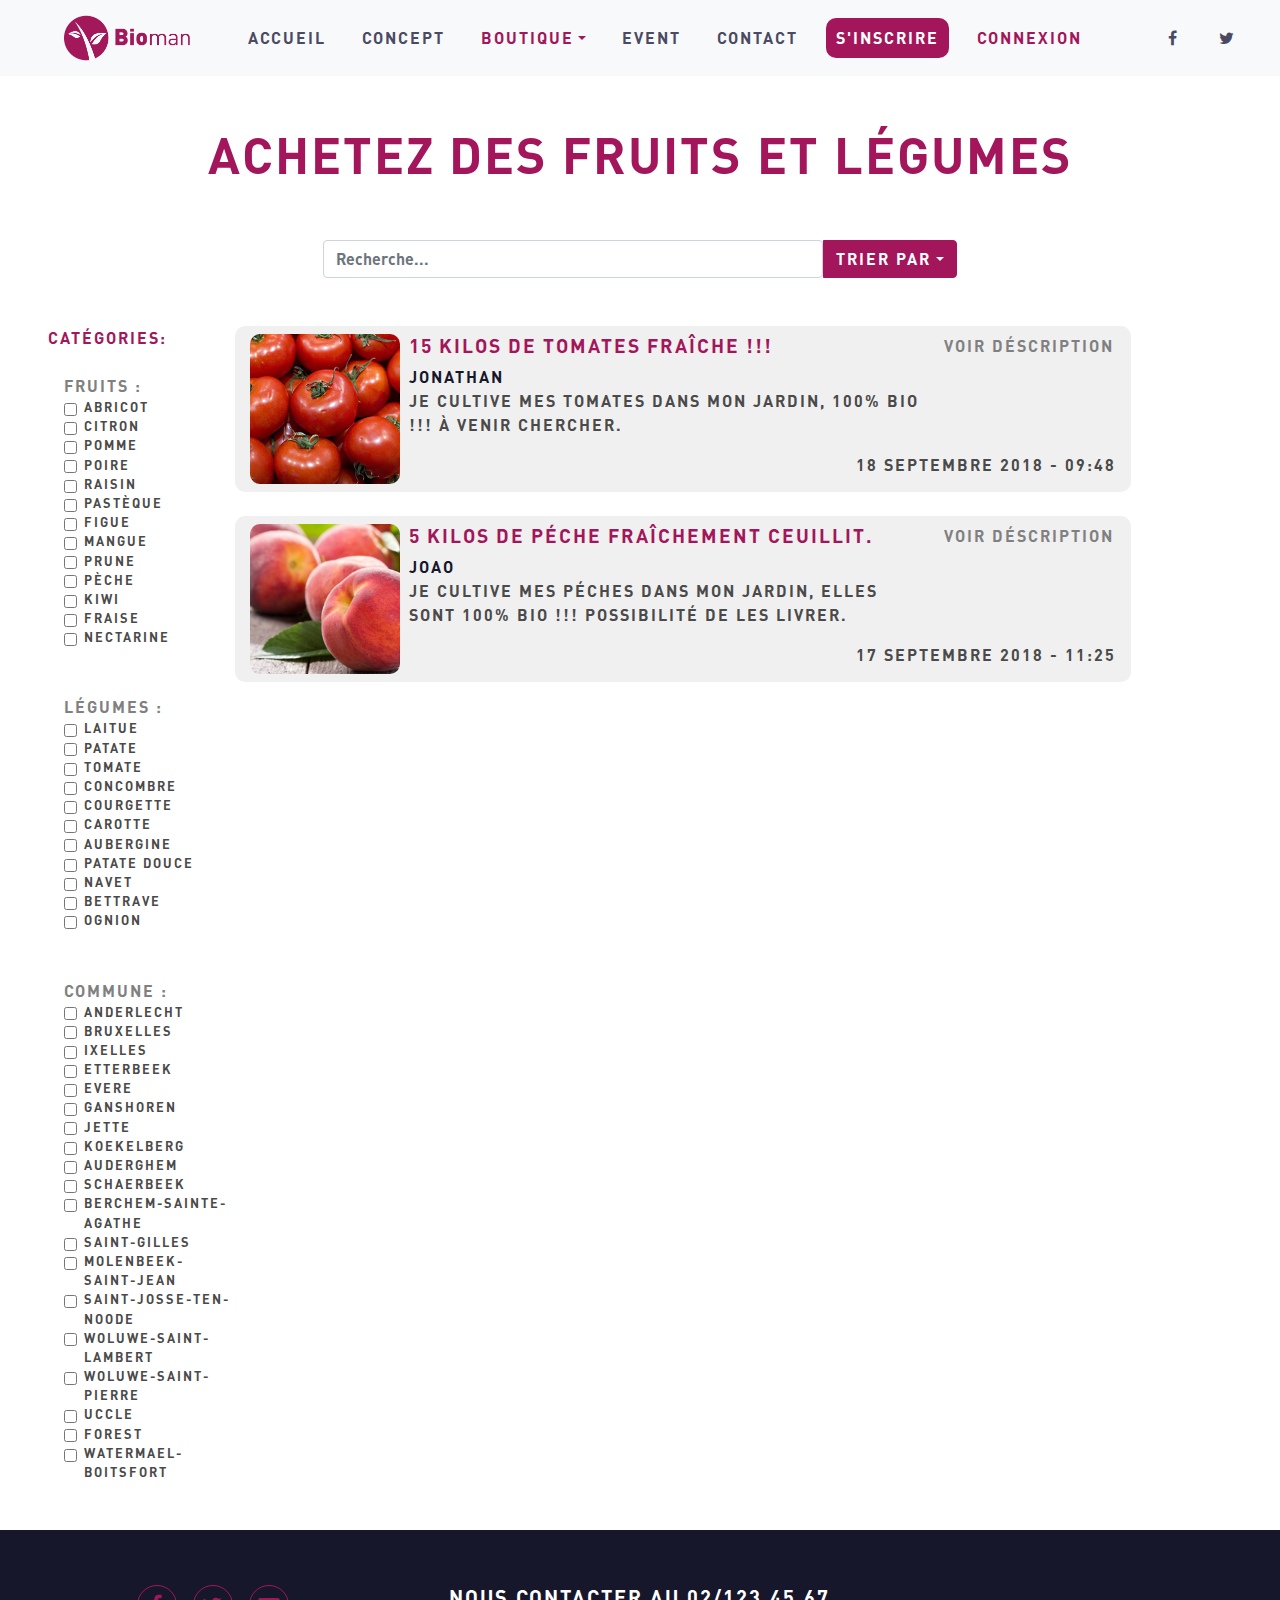
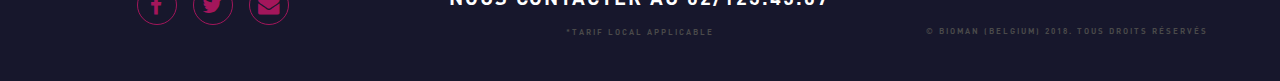
<file: article.html>
<!doctype html>
<html lang="en">
  <head>
    <!-- Required meta tags -->
    <meta charset="utf-8">
    <meta name="viewport" content="width=device-width, initial-scale=1, shrink-to-fit=no">

    <!-- Bootstrap CSS -->
    <link rel="stylesheet" href="https://maxcdn.bootstrapcdn.com/bootstrap/4.0.0/css/bootstrap.min.css" integrity="sha384-Gn5384xqQ1aoWXA+058RXPxPg6fy4IWvTNh0E263XmFcJlSAwiGgFAW/dAiS6JXm" crossorigin="anonymous">
    <link rel="stylesheet" href="https://maxcdn.bootstrapcdn.com/font-awesome/4.5.0/css/font-awesome.min.css">
    <link href="css/effects.min.css" rel="stylesheet">
    <link rel="icon" type="image/png" href="img/marker.png"/>
    <link href="https://fonts.googleapis.com/css?family=Lato" rel="stylesheet"> 
    <link rel="stylesheet" type="text/css" href="style.css">

    <title>Bioman</title>
  </head>
  <body>
    
<nav class="navbar navbar-light navbar-expand-md bg-light justify-content-center">
    <a href="/" class="navbar-brand mr-0 ml-5"><img class='logo' src="img/Bioman_logo.png"></a> 
    <button class="navbar-toggler ml-1" type="button" data-toggle="collapse" data-target="#collapsingNavbar2">
        <span class="navbar-toggler-icon"></span>
    </button>
    <div class="navbar-collapse collapse justify-content-between align-items-center w-100" id="collapsingNavbar2">
        <ul class="navbar-nav mx-auto text-center">
            <li class="nav-item">
                <a class="nav-link" href="index.html">ACCUEIL</a>
            </li>
            <li class="nav-item">
                <a class="nav-link" href="concept.html">CONCEPT</a>
            </li>
            <li class="nav-item active dropdown">
                <a class="nav-link dropdown-toggle" href="#" id="navbarDropdownMenuLink" data-toggle='dropdown' aria-haspopup='true' aria-expanded="false">BOUTIQUE</a> 
                <div class="dropdown-menu" aria-labelledby="navbarDropdownMenuLink">
            <a class="dropdown-item" href="article.html">Achetez vos fruits et légumes</a>
              <a class="dropdown-item" href="boutiquebioman.html">Boutique Bioman</a>  
          </div>
            </li>
            <li class="nav-item">
                <a class="nav-link" href="#">EVENT</a> 
            </li>
            <li class="nav-item">
                <a class="nav-link" href="contact.html">CONTACT</a> 
            </li>
            <li class="nav-item inscire">
                <a class="nav-link" href="inscription.html">S'inscrire</a> 
            </li>
            <li class="nav-item connexion">
                <a class="nav-link active" href="connexion.html">Connexion</a> 
            </li>
        </ul>
        <ul class="nav navbar-nav flex-row justify-content-center flex-nowrap">
            <li class="nav-item"><a class="nav-link" href=""><i class="fa fa-facebook mr-1"></i></a> </li>
            <li class="nav-item"><a class="nav-link" href=""><i class="fa fa-twitter"></i></a> </li>
        </ul>
    </div>
</nav>


 <div class="container-fluid pl-5 pr-5 mb-5">

  <div class="pt-5 text-center">
    <h1 class="titreboutique">Achetez des fruits et légumes</h1>
  </div>

  <div class="d-flex flex-row-reverse p-5">
      <div class="btn-group" style="margin: auto;">
        <div>
          <input type="text" class="form-control" style='width: 500px;' aria-label="Text input with dropdown button" placeholder="Recherche...">
        </div>
        <a class="btn btn-primary dropdown-toggle" data-toggle="dropdown" href="#">Trier par<span class="caret"></span></a>
        <ul class="dropdown-menu">
          <li class="dropdown-item px-2"><a href="#">Plus proche de vous </a></li>
          <li class="dropdown-item px-2"><a href="#">Prix croissant</a></li>
          <li class="dropdown-item px-2"><a href="#">Prix décroissant</a></li>
        </ul>

      </div>
  </div>

  <div class="row">
  	
  	<div class="col-lg-2 pr-0">
  		<div class="categorie">Catégories:</div>
      <br>
  			<div class="pl-3"><a href="">Fruits :</a>
          <div class="form-check listecategorie">
            <input class="form-check-input" type="checkbox" value="" id="defaultCheck1">
            <label class="form-check-label" for="defaultCheck1">Abricot</label>
          </div>
          <div class="form-check listecategorie">
            <input class="form-check-input" type="checkbox" value="" id="defaultCheck1">
            <label class="form-check-label" for="defaultCheck1">Citron</label>
          </div>
          <div class="form-check listecategorie">
            <input class="form-check-input" type="checkbox" value="" id="defaultCheck1">
            <label class="form-check-label" for="defaultCheck1">Pomme</label>
          </div>
          <div class="form-check listecategorie">
            <input class="form-check-input" type="checkbox" value="" id="defaultCheck1">
            <label class="form-check-label" for="defaultCheck1">Poire</label>
          </div>
          <div class="form-check listecategorie">
            <input class="form-check-input" type="checkbox" value="" id="defaultCheck1">
            <label class="form-check-label" for="defaultCheck1">Raisin</label>
          </div>
          <div class="form-check listecategorie">
            <input class="form-check-input" type="checkbox" value="" id="defaultCheck1">
            <label class="form-check-label" for="defaultCheck1">Pastèque</label>
          </div>
          <div class="form-check listecategorie">
            <input class="form-check-input" type="checkbox" value="" id="defaultCheck1">
            <label class="form-check-label" for="defaultCheck1">Figue</label>
          </div>
          <div class="form-check listecategorie">
            <input class="form-check-input" type="checkbox" value="" id="defaultCheck1">
            <label class="form-check-label" for="defaultCheck1">Mangue</label>
          </div>
          <div class="form-check listecategorie">
            <input class="form-check-input" type="checkbox" value="" id="defaultCheck1">
            <label class="form-check-label" for="defaultCheck1">Prune</label>
          </div>
          <div class="form-check listecategorie">
            <input class="form-check-input" type="checkbox" value="" id="defaultCheck1">
            <label class="form-check-label" for="defaultCheck1">Pèche</label>
          </div>
          <div class="form-check listecategorie">
            <input class="form-check-input" type="checkbox" value="" id="defaultCheck1">
            <label class="form-check-label" for="defaultCheck1">Kiwi</label>
          </div>
          <div class="form-check listecategorie">
            <input class="form-check-input" type="checkbox" value="" id="defaultCheck1">
            <label class="form-check-label" for="defaultCheck1">Fraise</label>
          </div>
          <div class="form-check listecategorie">
            <input class="form-check-input" type="checkbox" value="" id="defaultCheck1">
            <label class="form-check-label" for="defaultCheck1">Nectarine</label>
          </div>
        </div>
        <br>
        <br>
  			<div class="pl-3"><a href="">Légumes :</a>
          <div class="form-check listecategorie">
            <input class="form-check-input" type="checkbox" value="" id="defaultCheck1">
            <label class="form-check-label" for="defaultCheck1">Laitue</label>
          </div>
          <div class="form-check listecategorie">
            <input class="form-check-input" type="checkbox" value="" id="defaultCheck1">
            <label class="form-check-label" for="defaultCheck1">Patate</label>
          </div>
          <div class="form-check listecategorie">
            <input class="form-check-input" type="checkbox" value="" id="defaultCheck1">
            <label class="form-check-label" for="defaultCheck1">Tomate</label>
          </div>
          <div class="form-check listecategorie">
            <input class="form-check-input" type="checkbox" value="" id="defaultCheck1">
            <label class="form-check-label" for="defaultCheck1">Concombre</label>
          </div>
          <div class="form-check listecategorie">
            <input class="form-check-input" type="checkbox" value="" id="defaultCheck1">
            <label class="form-check-label" for="defaultCheck1">Courgette</label>
          </div>
          <div class="form-check listecategorie">
            <input class="form-check-input" type="checkbox" value="" id="defaultCheck1">
            <label class="form-check-label" for="defaultCheck1">Carotte</label>
          </div>
          <div class="form-check listecategorie">
            <input class="form-check-input" type="checkbox" value="" id="defaultCheck1">
            <label class="form-check-label" for="defaultCheck1">Aubergine</label>
          </div>
          <div class="form-check listecategorie">
            <input class="form-check-input" type="checkbox" value="" id="defaultCheck1">
            <label class="form-check-label" for="defaultCheck1">Patate douce</label>
          </div>
          <div class="form-check listecategorie">
            <input class="form-check-input" type="checkbox" value="" id="defaultCheck1">
            <label class="form-check-label" for="defaultCheck1">navet</label>
          </div>
          <div class="form-check listecategorie">
            <input class="form-check-input" type="checkbox" value="" id="defaultCheck1">
            <label class="form-check-label" for="defaultCheck1">Bettrave</label>
          </div>
          <div class="form-check listecategorie">
            <input class="form-check-input" type="checkbox" value="" id="defaultCheck1">
            <label class="form-check-label" for="defaultCheck1">Ognion</label>
          </div>
        </div>
        <br>
        <br>
        <div class="pl-3"><a href="">Commune :</a>
          <div class="form-check listecategorie">
            <input class="form-check-input" type="checkbox" value="" id="defaultCheck1">
            <label class="form-check-label" for="defaultCheck1">Anderlecht</label>
          </div>
          <div class="form-check listecategorie">
            <input class="form-check-input" type="checkbox" value="" id="defaultCheck1">
            <label class="form-check-label" for="defaultCheck1">Bruxelles</label>
          </div>
          <div class="form-check listecategorie">
            <input class="form-check-input" type="checkbox" value="" id="defaultCheck1">
            <label class="form-check-label" for="defaultCheck1">Ixelles</label>
          </div>
          <div class="form-check listecategorie">
            <input class="form-check-input" type="checkbox" value="" id="defaultCheck1">
            <label class="form-check-label" for="defaultCheck1">Etterbeek</label>
          </div>
          <div class="form-check listecategorie">
            <input class="form-check-input" type="checkbox" value="" id="defaultCheck1">
            <label class="form-check-label" for="defaultCheck1">Evere</label>
          </div>
          <div class="form-check listecategorie">
            <input class="form-check-input" type="checkbox" value="" id="defaultCheck1">
            <label class="form-check-label" for="defaultCheck1">Ganshoren</label>
          </div>
          <div class="form-check listecategorie">
            <input class="form-check-input" type="checkbox" value="" id="defaultCheck1">
            <label class="form-check-label" for="defaultCheck1">Jette</label>
          </div>
          <div class="form-check listecategorie">
            <input class="form-check-input" type="checkbox" value="" id="defaultCheck1">
            <label class="form-check-label" for="defaultCheck1">Koekelberg</label>
          </div>
          <div class="form-check listecategorie">
            <input class="form-check-input" type="checkbox" value="" id="defaultCheck1">
            <label class="form-check-label" for="defaultCheck1">Auderghem</label>
          </div>
          <div class="form-check listecategorie">
            <input class="form-check-input" type="checkbox" value="" id="defaultCheck1">
            <label class="form-check-label" for="defaultCheck1">Schaerbeek</label>
          </div>
          <div class="form-check listecategorie">
            <input class="form-check-input" type="checkbox" value="" id="defaultCheck1">
            <label class="form-check-label" for="defaultCheck1">Berchem-Sainte-Agathe</label>
          </div>
          <div class="form-check listecategorie">
            <input class="form-check-input" type="checkbox" value="" id="defaultCheck1">
            <label class="form-check-label" for="defaultCheck1">Saint-Gilles</label>
          </div>
          <div class="form-check listecategorie">
            <input class="form-check-input" type="checkbox" value="" id="defaultCheck1">
            <label class="form-check-label" for="defaultCheck1">Molenbeek-Saint-Jean</label>
          </div>
          <div class="form-check listecategorie">
            <input class="form-check-input" type="checkbox" value="" id="defaultCheck1">
            <label class="form-check-label" for="defaultCheck1">Saint-Josse-ten-Noode</label>
          </div>
          <div class="form-check listecategorie">
            <input class="form-check-input" type="checkbox" value="" id="defaultCheck1">
            <label class="form-check-label" for="defaultCheck1">Woluwe-Saint-lambert</label>
          </div>
          <div class="form-check listecategorie">
            <input class="form-check-input" type="checkbox" value="" id="defaultCheck1">
            <label class="form-check-label" for="defaultCheck1">Woluwe-Saint-Pierre</label>
          </div>
          <div class="form-check listecategorie">
            <input class="form-check-input" type="checkbox" value="" id="defaultCheck1">
            <label class="form-check-label" for="defaultCheck1">Uccle</label>
          </div>
          <div class="form-check listecategorie">
            <input class="form-check-input" type="checkbox" value="" id="defaultCheck1">
            <label class="form-check-label" for="defaultCheck1">Forest</label>
          </div>
          <div class="form-check listecategorie">
            <input class="form-check-input" type="checkbox" value="" id="defaultCheck1">
            <label class="form-check-label" for="defaultCheck1">Watermael-Boitsfort</label>
          </div>

        </div>

  	</div>


  	<div class="col-lg-9 pl-0">
      <div class="row  pb-2 pt-2 mx-auto" id="divarticle">
        <div class="col-lg-2">
          <img class='imgproduct' src="img/tomate.jpg">
        </div>
        <div class="col-lg-10">
          <div class="row">
            <div class="col-lg-9 pl-4">
              <div >
                <h1 class="titreproduct"><a href="">15 kilos de tomates fraîche !!!</a></h1>
              </div>         
              <div class="nomfarmeur">
                <a href="">Jonathan</a>
                <p>Je cultive mes tomates dans mon jardin, 100% Bio !!! à venir chercher.</p>
              </div>
            </div>
            <div class="col-lg-3 linkdetaillé"><a href="">voir Déscription</a></div>
          </div>
          <div class="text-right">
            <time>18 septembre 2018 - 09:48</time>
          </div>
        </div>

      </div>
      <br>
       <div class="row  pb-2 pt-2 mx-auto" id="divarticle">
        <div class="col-lg-2">
          <img class='imgproduct' src="img/peche.jpg">
        </div>
        <div class="col-lg-10">
          <div class="row">
            <div class="col-lg-9 pl-4">
              <div >
                <h1 class="titreproduct"><a href="">5 kilos de péche fraîchement ceuillit.</a></h1>
              </div>         
              <div class="nomfarmeur">
                <a href="">Joao</a>
                <p>Je cultive mes péches dans mon jardin, elles sont 100% Bio !!! possibilité de les livrer.</p>
              </div>
            </div>
            <div class="col-lg-3 linkdetaillé"><a href="">voir Déscription</a></div>
          </div>
          <div class="text-right">
            <time>17 septembre 2018 - 11:25</time>
          </div>
        </div>

      </div>
  	</div>


  </div>


</div>


	<footer class="footer container-fluid">
      <div class="text-center row lulu">
        <div  class="socialbtns col-md-4 col-sm-12">
            <ul>
                <li><a href="#" class="fa fa-lg fa-facebook"></a></li>
                <li><a href="#" class="fa fa-lg fa-twitter"></a></li>
                <li><a href="#" class="fa fa-lg fa-envelope"></a></li>
            </ul>
        </div>
        <div class="col-md-4 col-sm-12"> <h5 class="contacternous">NOUS CONTACTER AU 02/123.45.67</h5> <span class="condition">*TARIF LOCAL APPLICABLE</span></div>
        <div class="col-md-4 col-sm-12 auteur">&copy; BIOMAN (BELGIUM) 2018. TOUS DROITS RÉSERVÉS</div>
      </div>
      
    </footer>


    <!-- Optional JavaScript -->
    <!-- jQuery first, then Popper.js, then Bootstrap JS -->
   <script src="https://code.jquery.com/jquery-3.2.1.slim.min.js" integrity="sha384-KJ3o2DKtIkvYIK3UENzmM7KCkRr/rE9/Qpg6aAZGJwFDMVNA/GpGFF93hXpG5KkN" crossorigin="anonymous"></script>
<script src="https://cdnjs.cloudflare.com/ajax/libs/popper.js/1.12.9/umd/popper.min.js" integrity="sha384-ApNbgh9B+Y1QKtv3Rn7W3mgPxhU9K/ScQsAP7hUibX39j7fakFPskvXusvfa0b4Q" crossorigin="anonymous"></script>
<script src="https://maxcdn.bootstrapcdn.com/bootstrap/4.0.0/js/bootstrap.min.js" integrity="sha384-JZR6Spejh4U02d8jOt6vLEHfe/JQGiRRSQQxSfFWpi1MquVdAyjUar5+76PVCmYl" crossorigin="anonymous"></script>
<script src="js/production.min.js"></script>

  </body>
</html>
</file>
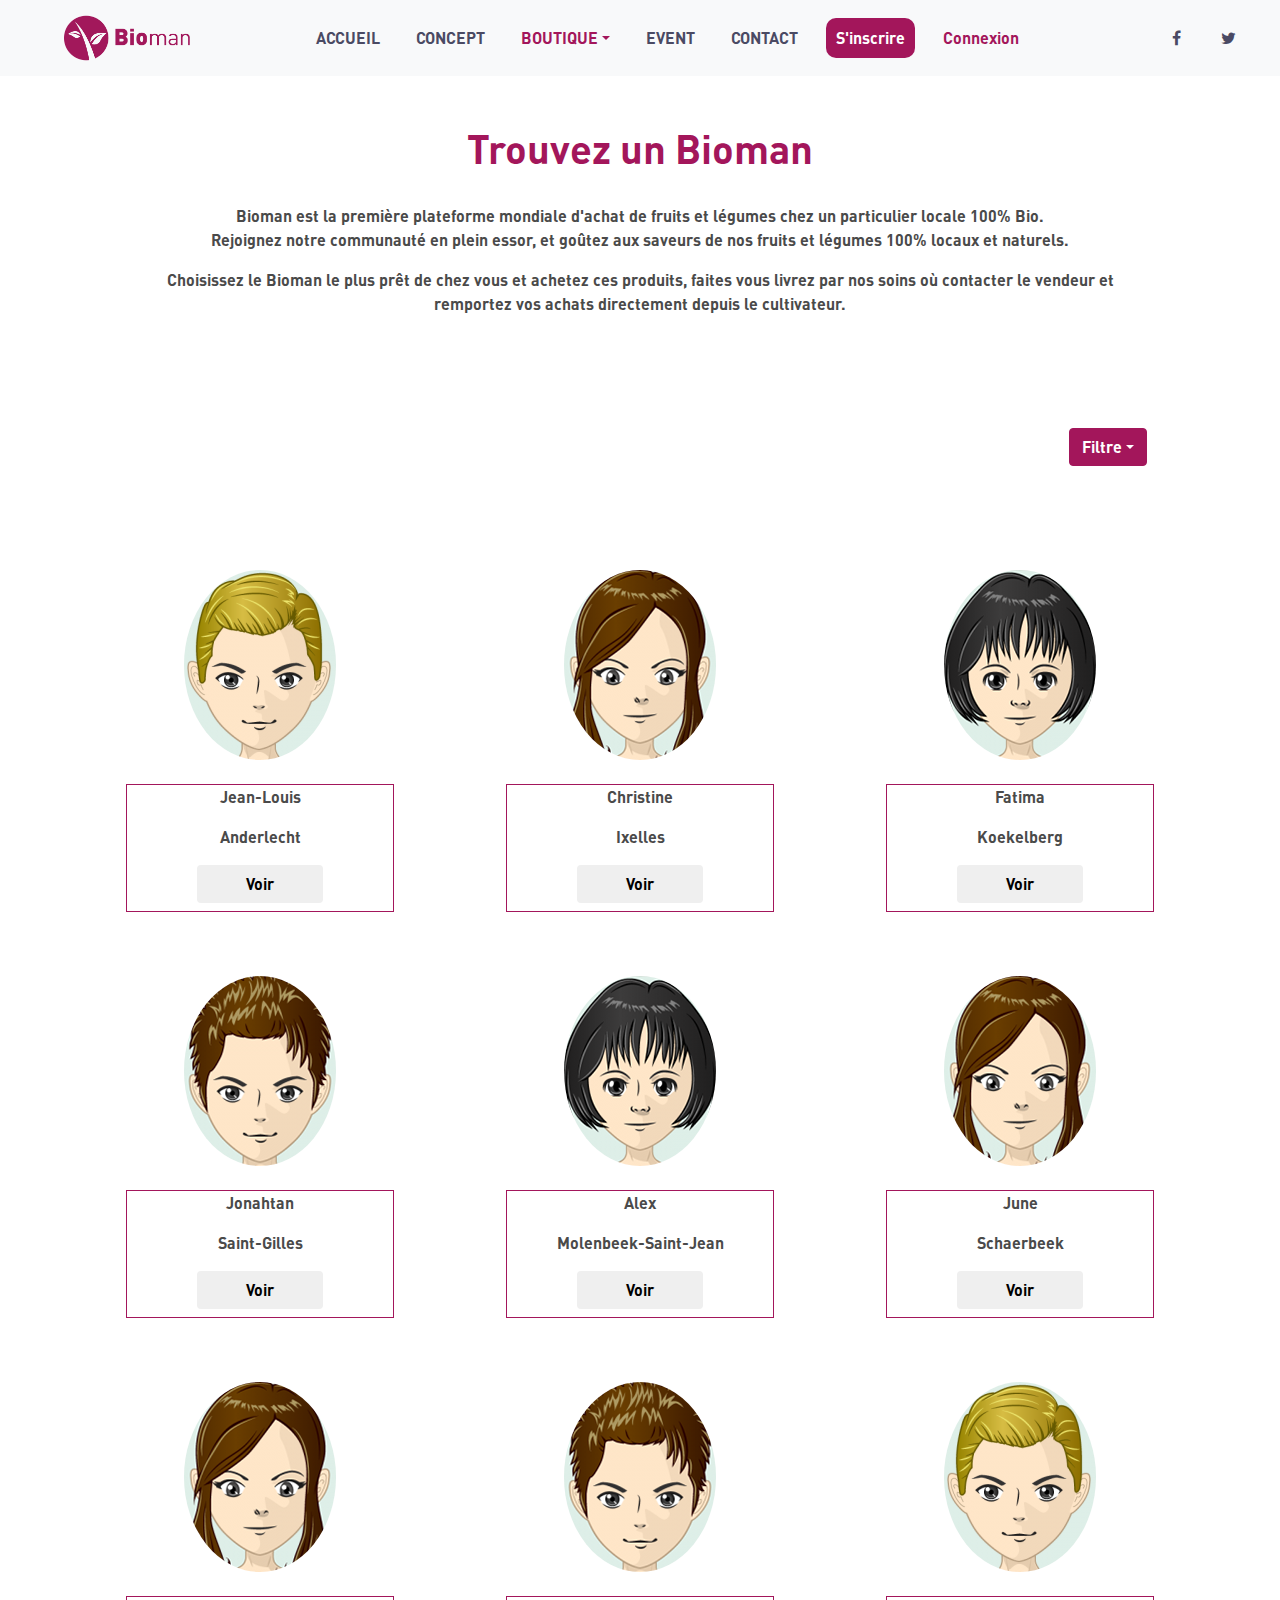
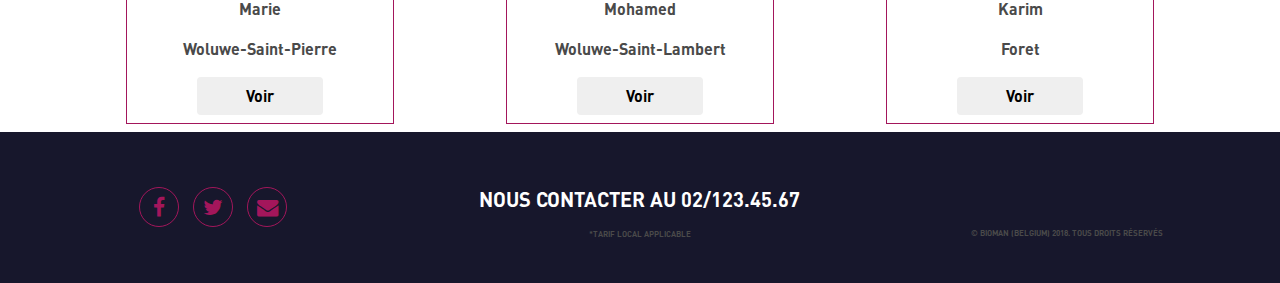
<file: boutique.html>
<!doctype html>
<html lang="en">
  <head>
    <!-- Required meta tags -->
    <meta charset="utf-8">
    <meta name="viewport" content="width=device-width, initial-scale=1, shrink-to-fit=no">

    <!-- Bootstrap CSS -->
    <link rel="stylesheet" href="https://maxcdn.bootstrapcdn.com/bootstrap/4.0.0/css/bootstrap.min.css" integrity="sha384-Gn5384xqQ1aoWXA+058RXPxPg6fy4IWvTNh0E263XmFcJlSAwiGgFAW/dAiS6JXm" crossorigin="anonymous">
    <link rel="stylesheet" href="https://maxcdn.bootstrapcdn.com/font-awesome/4.5.0/css/font-awesome.min.css">
    <link rel="icon" type="image/png" href="img/marker.png" />
    <link href="https://fonts.googleapis.com/css?family=Lato" rel="stylesheet"> 
    <link rel="stylesheet" type="text/css" href="style.css">

    <title>Bioman</title>
  </head>
  <body>
    
<nav class="navbar navbar-light navbar-expand-md bg-light justify-content-center">
    <a href="/" class="navbar-brand mr-0 ml-5"><img class='logo' src="img/Bioman_logo.png"></a> 
    <button class="navbar-toggler ml-1" type="button" data-toggle="collapse" data-target="#collapsingNavbar2">
        <span class="navbar-toggler-icon"></span>
    </button>
    <div class="navbar-collapse collapse justify-content-between align-items-center w-100" id="collapsingNavbar2">
        <ul class="navbar-nav mx-auto text-center">
            <li class="nav-item">
                <a class="nav-link" href="index.html">ACCUEIL</a>
            </li>
            <li class="nav-item">
                <a class="nav-link" href="concept.html">CONCEPT</a>
            </li>
            <li class="nav-item active dropdown">
                <a class="nav-link dropdown-toggle" href="#" id="navbarDropdownMenuLink" data-toggle='dropdown' aria-haspopup='true' aria-expanded="false">BOUTIQUE</a> 
                <div class="dropdown-menu" aria-labelledby="navbarDropdownMenuLink">
			    	<a class="dropdown-item" href="article.html">Achetez vos fruits et légumes</a>
			        <a class="dropdown-item" href="boutiquebioman.html">Boutique Bioman</a>  
			    </div>
            </li>
            <li class="nav-item">
                <a class="nav-link" href="#">EVENT</a> 
            </li>
            <li class="nav-item">
                <a class="nav-link" href="contact.html">CONTACT</a> 
            </li>
            <li class="nav-item inscire">
                <a class="nav-link" href="inscription.html">S'inscrire</a> 
            </li>
            <li class="nav-item connexion">
                <a class="nav-link active" href="connexion.html">Connexion</a> 
            </li>
        </ul>
        <ul class="nav navbar-nav flex-row justify-content-center flex-nowrap">
            <li class="nav-item"><a class="nav-link" href=""><i class="fa fa-facebook mr-1"></i></a> </li>
            <li class="nav-item"><a class="nav-link" href=""><i class="fa fa-twitter"></i></a> </li>
        </ul>
    </div>
</nav>


 <div class="container">

  <div class="p-5 text-center">
    <h1 class="pb-4 titreboutique">Trouvez un Bioman</h1>
      <p>Bioman est la première plateforme mondiale d'achat de fruits et légumes chez un particulier locale 100% Bio.<br>Rejoignez notre communauté en plein essor, et goûtez aux saveurs de nos fruits et légumes 100% locaux et naturels. <br>
     </p>
     <p>Choisissez le Bioman le plus prêt de chez vous et achetez ces produits, faites vous livrez par nos soins où contacter le vendeur et remportez vos achats directement depuis le cultivateur.</p>
  </div>

  <div class="d-flex flex-row-reverse p-5">
      <div class="btn-group">
        <a class="btn btn-primary dropdown-toggle" data-toggle="dropdown" href="#">Filtre<span class="caret"></span></a>
        <ul class="dropdown-menu">
          <li class="dropdown-item px-2"><a href="#">Plus proche de vous </a></li>
          <li class="dropdown-item px-2"><a href="#">Mieux Notés</a></li>
          <li class="dropdown-item px-2"><a href="#">etc..</a></li>
        </ul>
      </div>
  </div>
  <div class="row text-center avatar pt-5">

        <div class="col p-2">
            <img src="img/photo22.png">
            <div class="squareprofile mt-4 mr-5 ml-5">
                <p>Jean-Louis</p>
                <p>Anderlecht</p>
                <a href="boutiquedetails.html"><button class="buttonprofile btn mb-2 pl-5 pr-5">Voir</button></a>
            </div>
        </div>

        <div class="col p-2">
            <img src="img/photo44.png">
            <div class="squareprofile mt-4 mr-5 ml-5">
                <p>Christine</p>
                <p>Ixelles</p>
                <a href="boutiquedetails.html"><button class="buttonprofile btn mb-2 pl-5 pr-5">Voir</button></a>
            </div>
        </div>

        <div class="col p-2">
            <img src="img/photo55.png">
            <div class="squareprofile mt-4 mr-5 ml-5">
                <p>Fatima</p>
                <p>Koekelberg</p>
                <a href="boutiquedetails.html"><button class="buttonprofile btn mb-2 pl-5 pr-5">Voir</button></a>
            </div>
        </div>
  </div>
  <div class="row text-center avatar pt-5">

        <div class="col p-2">
            <img src="img/photo33.png">
            <div class="squareprofile mt-4 mr-5 ml-5">
                <p>Jonahtan</p>
                <p>Saint-Gilles</p>
                <a href="boutiquedetails.html"><button class="buttonprofile btn mb-2 pl-5 pr-5">Voir</button></a>
            </div>
        </div>

        <div class="col p-2">
            <img src="img/photo55.png">
            <div class="squareprofile mt-4 mr-5 ml-5">
                <p>Alex</p>
                <p>Molenbeek-Saint-Jean</p>
                <a href="boutiquedetails.html"><button class="buttonprofile btn mb-2 pl-5 pr-5">Voir</button></a>
            </div>
        </div>

        <div class="col p-2">
            <img src="img/photo44.png">
            <div class="squareprofile mt-4 mr-5 ml-5">
                <p>June</p>
                <p>Schaerbeek</p>
                <a href="boutiquedetails.html"><button class="buttonprofile btn mb-2 pl-5 pr-5">Voir</button></a>
            </div>
        </div>
  </div>
  <div class="row text-center avatar pt-5">

        <div class="col p-2">
            <img src="img/photo44.png">
            <div class="squareprofile mt-4 mr-5 ml-5">
                <p>Marie</p>
                <p>Woluwe-Saint-Pierre</p>
                <a href="boutiquedetails.html"><button class="buttonprofile btn mb-2 pl-5 pr-5">Voir</button></a>
            </div>
        </div>

        <div class="col p-2">
            <img src="img/photo33.png">
            <div class="squareprofile mt-4 mr-5 ml-5">
                <p>Mohamed</p>
                <p>Woluwe-Saint-Lambert</p>
                <a href="boutiquedetails.html"><button class="buttonprofile btn mb-2 pl-5 pr-5">Voir</button></a>
            </div>
        </div>

        <div class="col p-2">
            <img src="img/photo22.png">
            <div class="squareprofile mt-4 mr-5 ml-5">
                <p>Karim</p>
                <p>Foret</p>
                <a href="boutiquedetails.html"><button class="buttonprofile btn mb-2 pl-5 pr-5">Voir</button></a>
            </div>
        </div>
  </div>

</div>




	<footer class="footer container-fluid">
      <div class="text-center row lulu">
        <div  class="socialbtns col-md-4 col-sm-12">
            <ul>
                <li><a href="#" class="fa fa-lg fa-facebook"></a></li>
                <li><a href="#" class="fa fa-lg fa-twitter"></a></li>
                <li><a href="#" class="fa fa-lg fa-envelope"></a></li>
            </ul>
        </div>
        <div class="col-md-4 col-sm-12"> <h5 class="contacternous">NOUS CONTACTER AU 02/123.45.67</h5> <span class="condition">*TARIF LOCAL APPLICABLE</span></div>
        <div class="col-md-4 col-sm-12 auteur">&copy; BIOMAN (BELGIUM) 2018. TOUS DROITS RÉSERVÉS</div>
      </div>
      
    </footer>


    <!-- Optional JavaScript -->
    <!-- jQuery first, then Popper.js, then Bootstrap JS -->
   <script src="https://code.jquery.com/jquery-3.2.1.slim.min.js" integrity="sha384-KJ3o2DKtIkvYIK3UENzmM7KCkRr/rE9/Qpg6aAZGJwFDMVNA/GpGFF93hXpG5KkN" crossorigin="anonymous"></script>
<script src="https://cdnjs.cloudflare.com/ajax/libs/popper.js/1.12.9/umd/popper.min.js" integrity="sha384-ApNbgh9B+Y1QKtv3Rn7W3mgPxhU9K/ScQsAP7hUibX39j7fakFPskvXusvfa0b4Q" crossorigin="anonymous"></script>
<script src="https://maxcdn.bootstrapcdn.com/bootstrap/4.0.0/js/bootstrap.min.js" integrity="sha384-JZR6Spejh4U02d8jOt6vLEHfe/JQGiRRSQQxSfFWpi1MquVdAyjUar5+76PVCmYl" crossorigin="anonymous"></script>


  </body>
</html>
</file>
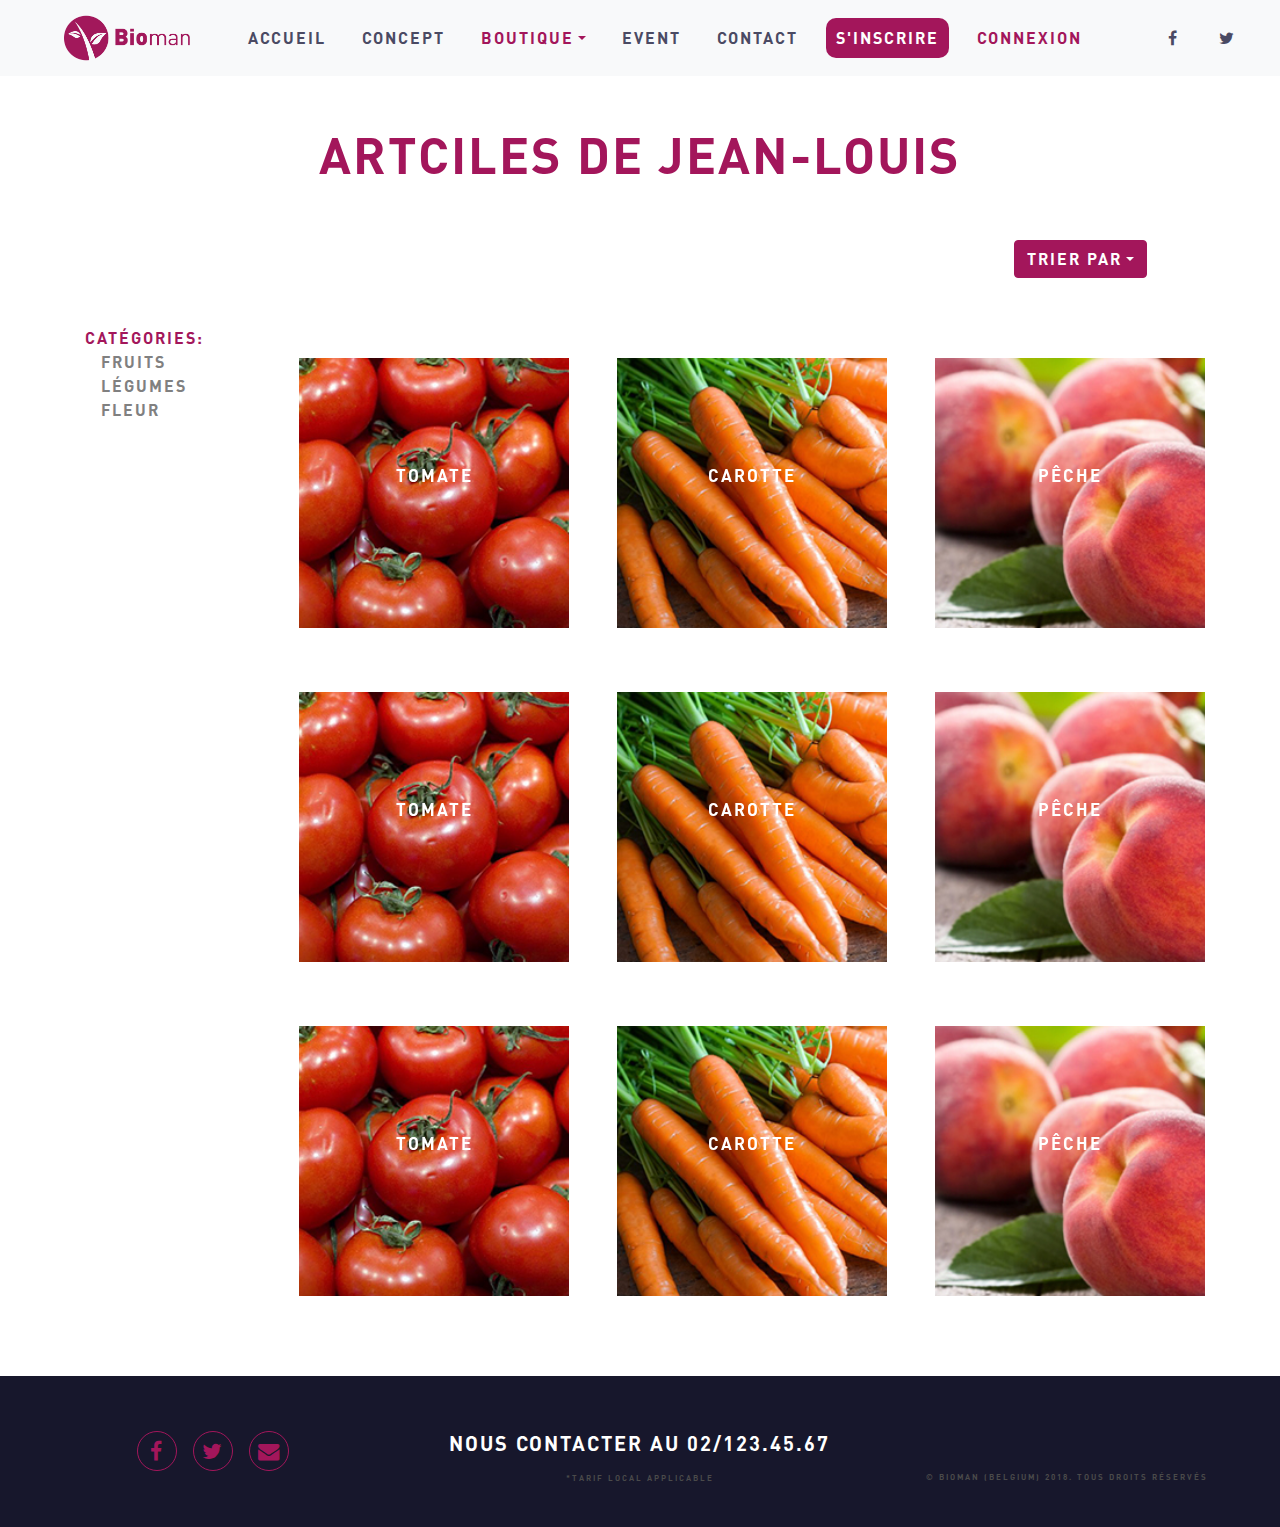
<file: boutiquedetails.html>
<!doctype html>
<html lang="en">
  <head>
    <!-- Required meta tags -->
    <meta charset="utf-8">
    <meta name="viewport" content="width=device-width, initial-scale=1, shrink-to-fit=no">

    <!-- Bootstrap CSS -->
    <link rel="stylesheet" href="https://maxcdn.bootstrapcdn.com/bootstrap/4.0.0/css/bootstrap.min.css" integrity="sha384-Gn5384xqQ1aoWXA+058RXPxPg6fy4IWvTNh0E263XmFcJlSAwiGgFAW/dAiS6JXm" crossorigin="anonymous">
    <link rel="stylesheet" href="https://maxcdn.bootstrapcdn.com/font-awesome/4.5.0/css/font-awesome.min.css">
    <link href="css/effects.min.css" rel="stylesheet">
    <link rel="icon" type="image/png" href="img/marker.png" />
    <link href="https://fonts.googleapis.com/css?family=Lato" rel="stylesheet"> 
    <link rel="stylesheet" type="text/css" href="style.css">

    <title>Bioman</title>
  </head>
  <body>
    
<nav class="navbar navbar-light navbar-expand-md bg-light justify-content-center">
    <a href="/" class="navbar-brand mr-0 ml-5"><img class='logo' src="img/Bioman_logo.png"></a> 
    <button class="navbar-toggler ml-1" type="button" data-toggle="collapse" data-target="#collapsingNavbar2">
        <span class="navbar-toggler-icon"></span>
    </button>
    <div class="navbar-collapse collapse justify-content-between align-items-center w-100" id="collapsingNavbar2">
        <ul class="navbar-nav mx-auto text-center">
            <li class="nav-item">
                <a class="nav-link" href="index.html">ACCUEIL</a>
            </li>
            <li class="nav-item">
                <a class="nav-link" href="concept.html">CONCEPT</a>
            </li>
            <li class="nav-item active dropdown">
                <a class="nav-link dropdown-toggle" href="#" id="navbarDropdownMenuLink" data-toggle='dropdown' aria-haspopup='true' aria-expanded="false">BOUTIQUE</a> 
                <div class="dropdown-menu" aria-labelledby="navbarDropdownMenuLink">
            <a class="dropdown-item" href="article.html">Achetez vos fruits et légumes</a>
              <a class="dropdown-item" href="boutiquebioman.html">Boutique Bioman</a>  
          </div>
            </li>
            <li class="nav-item">
                <a class="nav-link" href="#">EVENT</a> 
            </li>
            <li class="nav-item">
                <a class="nav-link" href="contact.html">CONTACT</a> 
            </li>
            <li class="nav-item inscire">
                <a class="nav-link" href="inscription.html">S'inscrire</a> 
            </li>
            <li class="nav-item connexion">
                <a class="nav-link active" href="connexion.html">Connexion</a> 
            </li>
        </ul>
        <ul class="nav navbar-nav flex-row justify-content-center flex-nowrap">
            <li class="nav-item"><a class="nav-link" href=""><i class="fa fa-facebook mr-1"></i></a> </li>
            <li class="nav-item"><a class="nav-link" href=""><i class="fa fa-twitter"></i></a> </li>
        </ul>
    </div>
</nav>


 <div class="container mb-5">

  <div class="pt-5 text-center">
    <h1 class="titreboutique">Artciles de Jean-Louis</h1>
  </div>

  <div class="d-flex flex-row-reverse p-5">
      <div class="btn-group">
        <a class="btn btn-primary dropdown-toggle" data-toggle="dropdown" href="#">Trier par<span class="caret"></span></a>
        <ul class="dropdown-menu">
          <li class="dropdown-item px-2"><a href="#">Plus proche de vous </a></li>
          <li class="dropdown-item px-2"><a href="#">Prix croissant</a></li>
          <li class="dropdown-item px-2"><a href="#">Prix décroissant</a></li>
        </ul>
      </div>
  </div>

  <!-- <div class="row text-center pb-4 pt-4">
      <div class="col mr-5 ml-5"><img class='imgproduits' src="img/carotte.jpg"><p class='pdeproduits pt-2 pb-2'>Carotte 1.5euro/kilo <span class="ml-2 pl-2 spanproduit"> Acheter <img class='panier' src="img/panier.jpg"> </span></p></div>
      <div class="col mr-5 ml-5"><img class='imgproduits' src="img/tomate.jpg"><p class='pdeproduits pt-2 pb-2'>Tomate 1.7euro/kilo <span class="ml-2 pl-2 spanproduit"> Acheter <img class='panier' src="img/panier.jpg"> </span></p></div>
      <div class="col mr-5 ml-5"><img class='imgproduits' src="img/peche.jpg"><p class='pdeproduits pt-2 pb-2'>Pêche 2.5euro/kilo <span class="ml-2 pl-2 spanproduit"> Acheter <img class='panier' src="img/panier.jpg"> </span></p></div>
  </div>
   <div class="row text-center pb-4 pt-4">
      <div class="col mr-5 ml-5"><img class='imgproduits' src="img/tomate.jpg"><p class='pdeproduits pt-2 pb-2'>Tomate 1.7euro/kilo <span class="ml-2 pl-2 spanproduit"> Acheter <img class='panier' src="img/panier.jpg"> </span></p></div>
      <div class="col mr-5 ml-5"><img class='imgproduits' src="img/peche.jpg"><p class='pdeproduits pt-2 pb-2'>Pêche 2.5euro/kilo <span class="ml-2 pl-2 spanproduit"> Acheter <img class='panier' src="img/panier.jpg"> </span></p></div>
      <div class="col mr-5 ml-5"><img class='imgproduits' src="img/carotte.jpg"><p class='pdeproduits pt-2 pb-2'>Carotte 1.5euro/kilo <span class="ml-2 pl-2 spanproduit"> Acheter <img class='panier' src="img/panier.jpg"> </span></p></div>
  </div>
   <div class="row text-center pb-4 pt-4">
      <div class="col mr-5 ml-5"><img class='imgproduits' src="img/peche.jpg"><p class='pdeproduits pt-2 pb-2'>Pêche 2.5euro/kilo <span class="ml-2 pl-2 spanproduit"> Acheter <img class='panier' src="img/panier.jpg"> </span></p></div>
      <div class="col mr-5 ml-5"><img class='imgproduits' src="img/carotte.jpg"><p class='pdeproduits pt-2 pb-2'>Carotte 1.5euro/kilo <span class="ml-2 pl-2 spanproduit"> Acheter <img class='panier' src="img/panier.jpg"> </span></p></div>
      <div class="col mr-5 ml-5"><img class='imgproduits' src="img/tomate.jpg"><p class='pdeproduits pt-2 pb-2'>Tomate 1.7euro/kilo <span class="ml-2 pl-2 spanproduit"> Acheter <img class='panier' src="img/panier.jpg"> </span></p></div>
  </div> -->


  <div class="row">
  	
  	<div class="col-lg-2">
  		<div class="categorie">Catégories:</div>
  			<div class="pl-3"><a href="">Fruits</a></div>
  			<div class="pl-3"><a href="">Légumes</a></div>
  			<div class="pl-3"><a href="">Fleur</a></div>
  			<div class="pl-3"><a href=""></a></div>
  			<div class="pl-3"><a href=""></a></div>
  			<div class="pl-3"><a href=""></a></div>
  	</div>


  	<div class="col-lg-10">
  		 <div class="row  pb-2 pt-2 mx-auto" style="width: 1000px;" >
      <div class="col-lg-4 col-md-4 col-sm-12 col-xs-12 m-4 squaredeouf" >
            <div class="hover ehover12">
                <img class="img-responsive" src="img/tomate.jpg" alt="">
                <div class="overlay">
                    <div class="pt-5">
                    <h2>Tomate</h2>
                    <button class="info nullbutton" data-toggle="modal" data-target="#modal12">Acheter
                    </button>
                    </div>
                </div>
            </div>
        </div>
        <div class="col-lg-4 col-md-4 col-sm-12 col-xs-12 m-4 squaredeouf" >
            <div class="hover ehover12">
                <img class="img-responsive" src="img/carotte.jpg" alt="">
                <div class="overlay">
                    <div class="pt-5">
                    <h2>Carotte</h2>
                    <button class="info nullbutton" data-toggle="modal" data-target="#modal12">Acheter
                    </button>
                    </div>
                </div>
            </div>
        </div>
        <div class="col-lg-4 col-md-4 col-sm-12 col-xs-12 m-4 squaredeouf" >
            <div class="hover ehover12">
                <img class="img-responsive" src="img/peche.jpg" alt="">
                <div class="overlay">
                    <div class="pt-5">
                    <h2>Pêche</h2>
                    <button class="info nullbutton" data-toggle="modal" data-target="#modal12">Acheter
                    </button>
                    </div>
                </div>
            </div>
        </div>
  </div>
 
<div class="row  pb-2 pt-2 mx-auto" style="width: 1000px;" >
      <div class="col-lg-4 col-md-4 col-sm-12 col-xs-12 m-4 squaredeouf" >
            <div class="hover ehover12">
                <img class="img-responsive" src="img/tomate.jpg" alt="">
                <div class="overlay">
                    <div class="pt-5">
                    <h2>Tomate</h2>
                    <button class="info nullbutton" data-toggle="modal" data-target="#modal12">Acheter
                    </button>
                    </div>
                </div>
            </div>
        </div>
        <div class="col-lg-4 col-md-4 col-sm-12 col-xs-12 m-4 squaredeouf" >
            <div class="hover ehover12">
                <img class="img-responsive" src="img/carotte.jpg" alt="">
                <div class="overlay">
                    <div class="pt-5">
                    <h2>Carotte</h2>
                    <button class="info nullbutton" data-toggle="modal" data-target="#modal12">Acheter
                    </button>
                    </div>
                </div>
            </div>
        </div>
        <div class="col-lg-4 col-md-4 col-sm-12 col-xs-12 m-4 squaredeouf" >
            <div class="hover ehover12">
                <img class="img-responsive" src="img/peche.jpg" alt="">
                <div class="overlay">
                    <div class="pt-5">
                    <h2>Pêche</h2>
                    <button class="info nullbutton" data-toggle="modal" data-target="#modal12">Acheter
                    </button>
                    </div>
                </div>
            </div>
        </div>
  </div>

  <div class="row  pb-2 pt-2 mx-auto" style="width: 1000px;" >
      <div class="col-lg-4 col-md-4 col-sm-12 col-xs-12 m-4 squaredeouf" >
            <div class="hover ehover12">
                <img class="img-responsive" src="img/tomate.jpg" alt="">
                <div class="overlay">
                    <div class="pt-5">
                    <h2>Tomate</h2>
                    <button class="info nullbutton" data-toggle="modal" data-target="#modal12">Acheter
                    </button>
                    </div>
                </div>
            </div>
        </div>
        <div class="col-lg-4 col-md-4 col-sm-12 col-xs-12 m-4 squaredeouf" >
            <div class="hover ehover12">
                <img class="img-responsive" src="img/carotte.jpg" alt="">
                <div class="overlay">
                    <div class="pt-5">
                    <h2>Carotte</h2>
                    <button class="info nullbutton" data-toggle="modal" data-target="#modal12">Acheter
                    </button>
                    </div>
                </div>
            </div>
        </div>
        <div class="col-lg-4 col-md-4 col-sm-12 col-xs-12 m-4 squaredeouf" >
            <div class="hover ehover12">
                <img class="img-responsive" src="img/peche.jpg" alt="">
                <div class="overlay">
                    <div class="pt-5">
                    <h2>Pêche</h2>
                    <button class="info nullbutton" data-toggle="modal" data-target="#modal12">Acheter
                    </button>
                    </div>
                </div>
            </div>
        </div>
  </div>
  	</div>
  </div>




 

</div>


	<footer class="footer container-fluid">
      <div class="text-center row lulu">
        <div  class="socialbtns col-md-4 col-sm-12">
            <ul>
                <li><a href="#" class="fa fa-lg fa-facebook"></a></li>
                <li><a href="#" class="fa fa-lg fa-twitter"></a></li>
                <li><a href="#" class="fa fa-lg fa-envelope"></a></li>
            </ul>
        </div>
        <div class="col-md-4 col-sm-12"> <h5 class="contacternous">NOUS CONTACTER AU 02/123.45.67</h5> <span class="condition">*TARIF LOCAL APPLICABLE</span></div>
        <div class="col-md-4 col-sm-12 auteur">&copy; BIOMAN (BELGIUM) 2018. TOUS DROITS RÉSERVÉS</div>
      </div>
      
    </footer>


    <!-- Optional JavaScript -->
    <!-- jQuery first, then Popper.js, then Bootstrap JS -->
   <script src="https://code.jquery.com/jquery-3.2.1.slim.min.js" integrity="sha384-KJ3o2DKtIkvYIK3UENzmM7KCkRr/rE9/Qpg6aAZGJwFDMVNA/GpGFF93hXpG5KkN" crossorigin="anonymous"></script>
<script src="https://cdnjs.cloudflare.com/ajax/libs/popper.js/1.12.9/umd/popper.min.js" integrity="sha384-ApNbgh9B+Y1QKtv3Rn7W3mgPxhU9K/ScQsAP7hUibX39j7fakFPskvXusvfa0b4Q" crossorigin="anonymous"></script>
<script src="https://maxcdn.bootstrapcdn.com/bootstrap/4.0.0/js/bootstrap.min.js" integrity="sha384-JZR6Spejh4U02d8jOt6vLEHfe/JQGiRRSQQxSfFWpi1MquVdAyjUar5+76PVCmYl" crossorigin="anonymous"></script>
<script src="js/production.min.js"></script>

  </body>
</html>
</file>
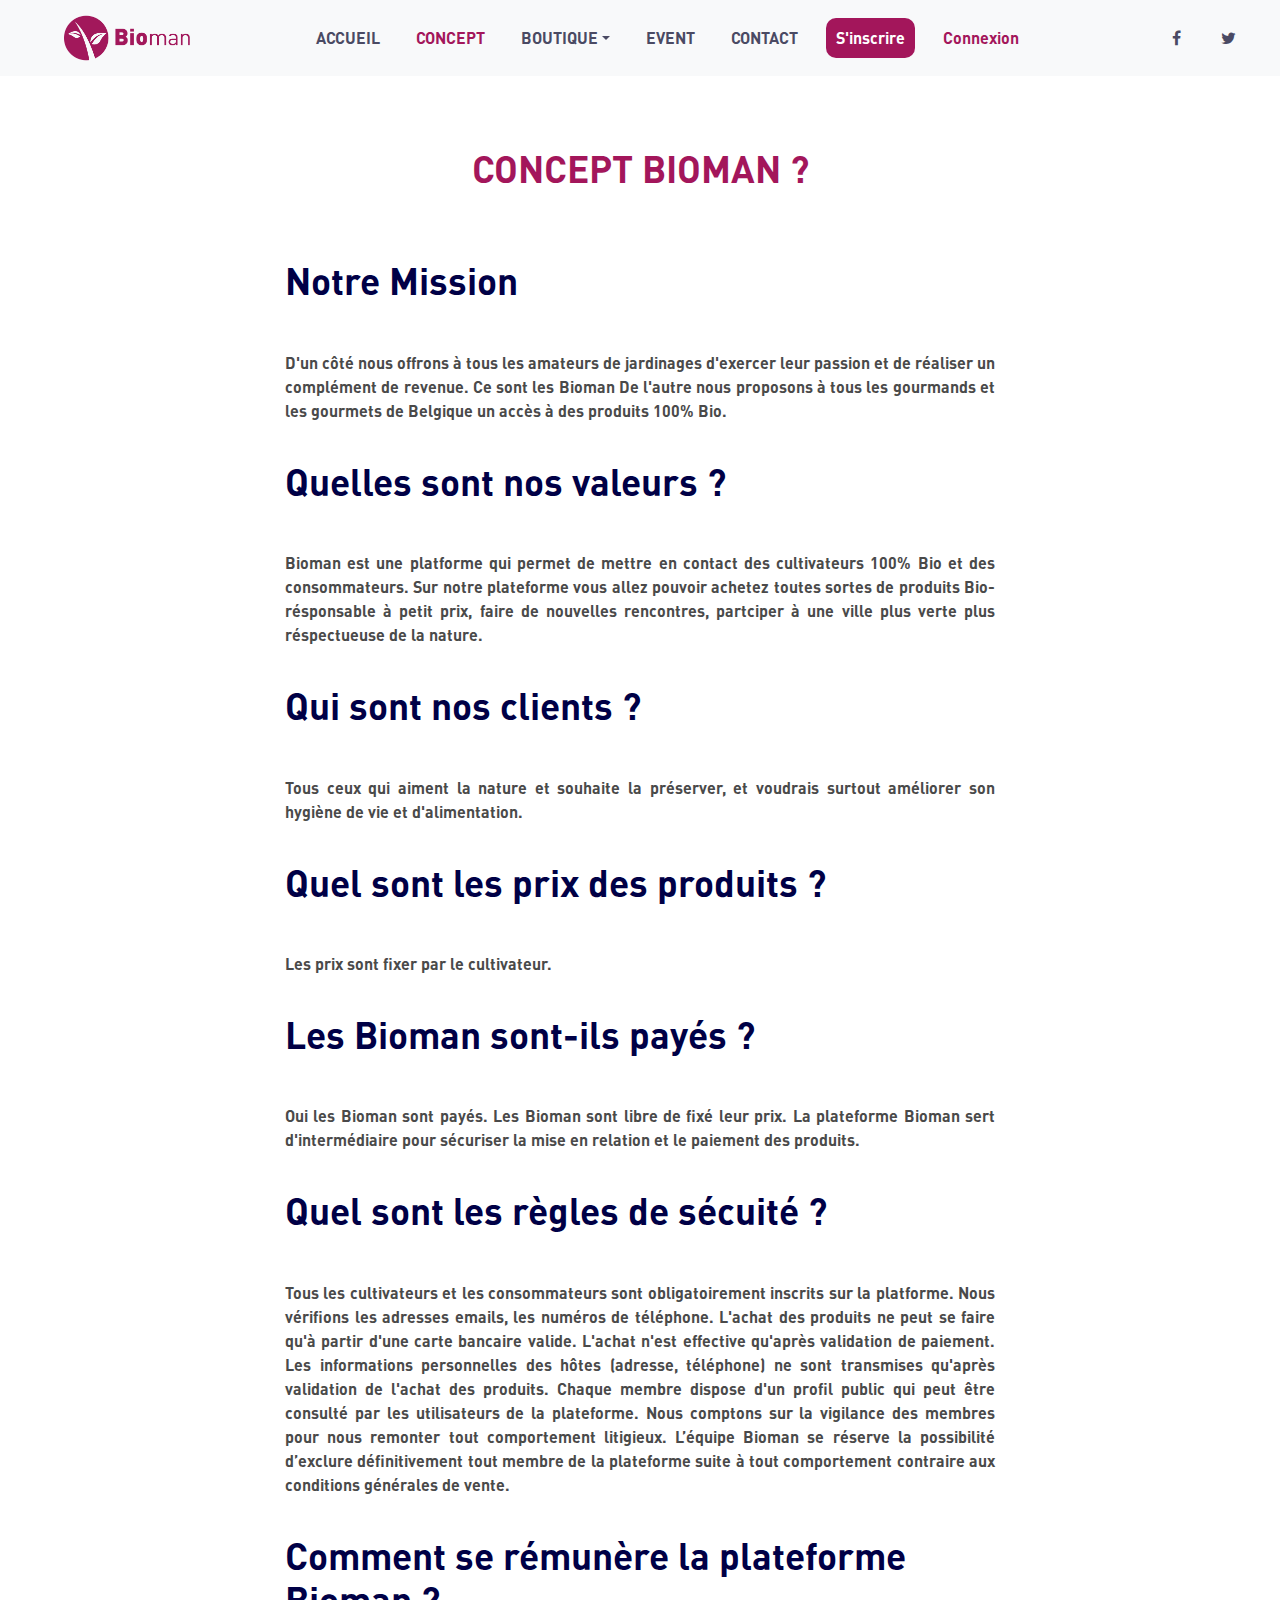
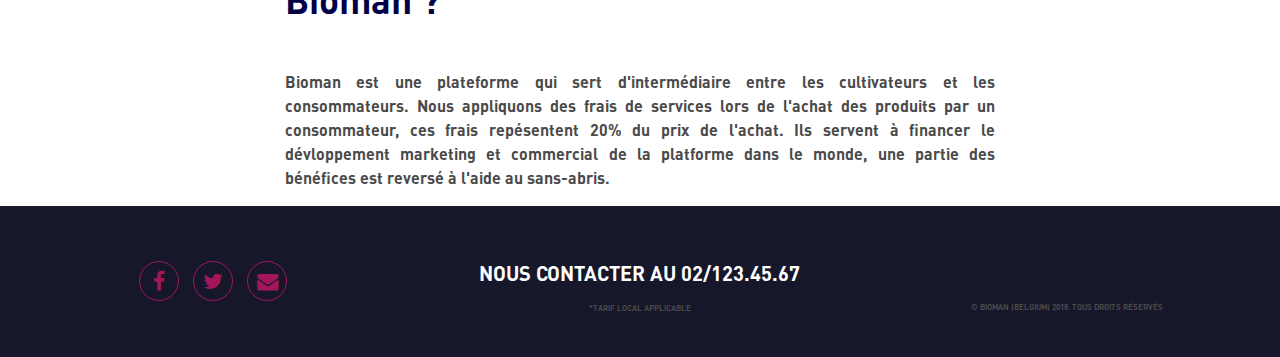
<file: concept.html>
<!doctype html>
<html lang="en">
  <head>
    <!-- Required meta tags -->
    <meta charset="utf-8">
    <meta name="viewport" content="width=device-width, initial-scale=1, shrink-to-fit=no">

    <!-- Bootstrap CSS -->
    <link rel="stylesheet" href="https://maxcdn.bootstrapcdn.com/bootstrap/4.0.0/css/bootstrap.min.css" integrity="sha384-Gn5384xqQ1aoWXA+058RXPxPg6fy4IWvTNh0E263XmFcJlSAwiGgFAW/dAiS6JXm" crossorigin="anonymous">
    <link rel="stylesheet" href="https://maxcdn.bootstrapcdn.com/font-awesome/4.5.0/css/font-awesome.min.css">
    <link rel="icon" type="image/png" href="img/marker.png" />
    <link href="https://fonts.googleapis.com/css?family=Lato" rel="stylesheet"> 
    <link rel="stylesheet" type="text/css" href="style.css">

    <title>Bioman</title>
  </head>
  <body>
    
<nav class="navbar navbar-light navbar-expand-md bg-light justify-content-center">
    <a href="/" class="navbar-brand mr-0 ml-5"><img class='logo' src="img/Bioman_logo.png"></a> 
    <button class="navbar-toggler ml-1" type="button" data-toggle="collapse" data-target="#collapsingNavbar2">
        <span class="navbar-toggler-icon"></span>
    </button>
    <div class="navbar-collapse collapse justify-content-between align-items-center w-100" id="collapsingNavbar2">
        <ul class="navbar-nav mx-auto text-center">
            <li class="nav-item">
                <a class="nav-link" href="index.html">ACCUEIL</a>
            </li>
            <li class="nav-item active">
                <a class="nav-link" href="concept.html">CONCEPT</a>
            </li>
            <li class="nav-item dropdown">
                <a class="nav-link dropdown-toggle" href="#" id="navbarDropdownMenuLink" data-toggle='dropdown' aria-haspopup='true' aria-expanded="false">BOUTIQUE</a> 
                <div class="dropdown-menu" aria-labelledby="navbarDropdownMenuLink">
                    <a class="dropdown-item" href="article.html">Achetez vos fruits et légumes</a>
                    <a class="dropdown-item" href="boutiquebioman.html">Boutique Bioman</a>  
                </div>
            </li>
            <li class="nav-item">
                <a class="nav-link" href="#">EVENT</a> 
            </li>
            <li class="nav-item">
                <a class="nav-link" href="contact.html">CONTACT</a> 
            </li>
            <li class="nav-item inscire">
                <a class="nav-link" href="inscription.html">S'inscrire</a> 
            </li>
            <li class="nav-item connexion">
                <a class="nav-link active" href="connexion.html">Connexion</a> 
            </li>
        </ul>
        <ul class="nav navbar-nav flex-row justify-content-center flex-nowrap">
            <li class="nav-item"><a class="nav-link" href=""><i class="fa fa-facebook mr-1"></i></a> </li>
            <li class="nav-item"><a class="nav-link" href=""><i class="fa fa-twitter"></i></a> </li>
        </ul>
    </div>
</nav>

<div class="container concept">

        <h1 class="text-center">CONCEPT BIOMAN ?</h1>
    <div class="col-md-8 offset-md-2">
           <h1 class="h1concept">Notre Mission</h1>
           <p>D'un côté nous offrons à tous les amateurs de jardinages d'exercer leur passion et de réaliser un complément de revenue. Ce sont les Bioman
          De l'autre nous proposons à tous les gourmands et les gourmets de Belgique un accès à des produits 100% Bio.</p>
    </div>
    <div class="col-md-8 offset-md-2">
           <h1 class="h1concept">Quelles sont nos valeurs ?</h1>
           <p>Bioman est une platforme qui permet de mettre en contact des cultivateurs 100% Bio et des consommateurs. 
           Sur notre plateforme vous allez pouvoir achetez toutes sortes de produits Bio-résponsable à petit prix, faire de nouvelles rencontres, partciper à une ville plus verte plus réspectueuse de la nature.</p>
    </div>
    <div class="col-md-8 offset-md-2">
            <h1 class="h1concept">Qui sont nos clients ?</h1>
            <p>Tous ceux qui aiment la nature et souhaite la préserver, et voudrais surtout améliorer son hygiène de vie et d'alimentation.</p>
    </div>                
    <div class="col-md-8 offset-md-2">
            <h1 class="h1concept">Quel sont les prix des produits ?</h1>
            <p>Les prix sont fixer par le cultivateur.</p>
    </div>    
    <div class="col-md-8 offset-md-2">
            <h1 class="h1concept">Les Bioman sont-ils payés ?</h1>
            <p>Oui les Bioman sont payés. Les Bioman sont libre de fixé leur prix.
        La plateforme Bioman sert d'intermédiaire pour sécuriser la mise en relation et le paiement des produits.</p>
    </div>  
    <div class="col-md-8 offset-md-2">
            <h1 class="h1concept">Quel sont les règles de sécuité ?</h1>
            <p>Tous les cultivateurs et les consommateurs sont obligatoirement inscrits sur la platforme. Nous vérifions les adresses emails, les numéros de téléphone.
            L'achat des produits ne peut se faire qu'à partir d'une carte bancaire valide. L'achat n'est effective qu'après validation de paiement. Les informations personnelles des hôtes (adresse, téléphone) ne sont transmises qu'après validation de l'achat des produits. Chaque membre dispose d'un profil public qui peut être consulté par les utilisateurs de la plateforme. Nous comptons sur la vigilance des membres pour nous remonter tout comportement litigieux. L’équipe Bioman se réserve la possibilité d’exclure définitivement tout membre de la plateforme suite à tout comportement contraire aux conditions générales de vente.</p>
    </div>   
    <div class="col-md-8 offset-md-2">
            <h1 class="h1concept">Comment se rémunère la plateforme Bioman ?</h1>
            <p>Bioman est une plateforme qui sert d'intermédiaire entre les cultivateurs et les consommateurs. Nous appliquons des frais de services lors de l'achat des produits par un consommateur, ces frais repésentent 20% du prix de l'achat. Ils servent à financer le dévloppement marketing et commercial de la platforme dans le monde, une partie des bénéfices est reversé à l'aide au sans-abris.</p>
            
    </div>  

</div>




	<footer class="footer container-fluid">
      <div class="text-center row lulu">
        <div  class="socialbtns col-md-4 col-sm-12">
            <ul>
                <li><a href="#" class="fa fa-lg fa-facebook"></a></li>
                <li><a href="#" class="fa fa-lg fa-twitter"></a></li>
                <li><a href="#" class="fa fa-lg fa-envelope"></a></li>
            </ul>
        </div>
        <div class="col-md-4 col-sm-12"> <h5 class="contacternous">NOUS CONTACTER AU 02/123.45.67</h5> <span class="condition">*TARIF LOCAL APPLICABLE</span></div>
        <div class="col-md-4 col-sm-12 auteur">&copy; BIOMAN (BELGIUM) 2018. TOUS DROITS RÉSERVÉS</div>
      </div>
      
    </footer>


    <!-- Optional JavaScript -->
    <!-- jQuery first, then Popper.js, then Bootstrap JS -->
   <script src="https://code.jquery.com/jquery-3.2.1.slim.min.js" integrity="sha384-KJ3o2DKtIkvYIK3UENzmM7KCkRr/rE9/Qpg6aAZGJwFDMVNA/GpGFF93hXpG5KkN" crossorigin="anonymous"></script>
<script src="https://cdnjs.cloudflare.com/ajax/libs/popper.js/1.12.9/umd/popper.min.js" integrity="sha384-ApNbgh9B+Y1QKtv3Rn7W3mgPxhU9K/ScQsAP7hUibX39j7fakFPskvXusvfa0b4Q" crossorigin="anonymous"></script>
<script src="https://maxcdn.bootstrapcdn.com/bootstrap/4.0.0/js/bootstrap.min.js" integrity="sha384-JZR6Spejh4U02d8jOt6vLEHfe/JQGiRRSQQxSfFWpi1MquVdAyjUar5+76PVCmYl" crossorigin="anonymous"></script>


  </body>
</html>
</file>
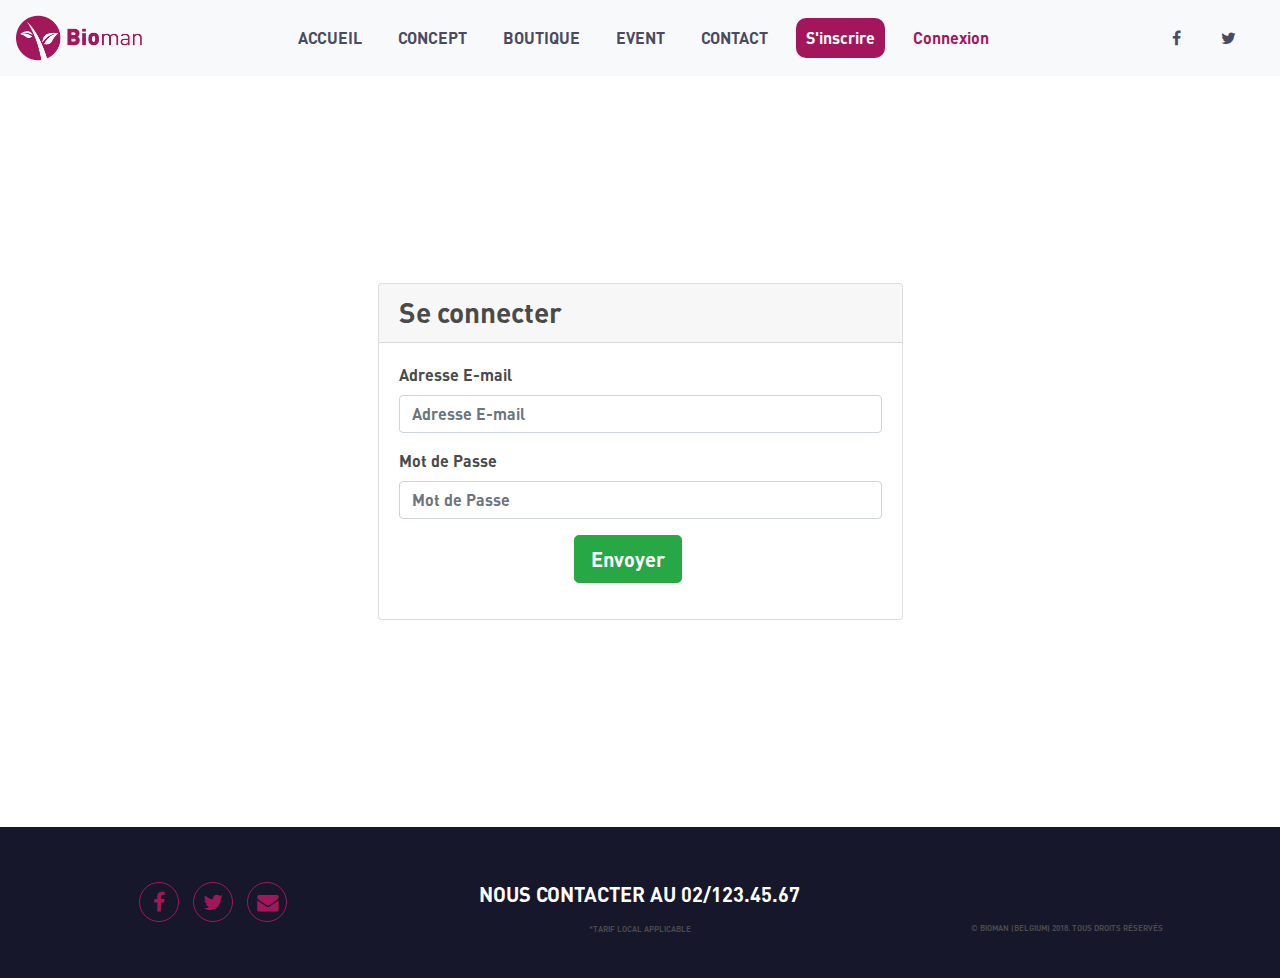
<file: connexion.html>
<!doctype html>
<html lang="en">
  <head>
    <!-- Required meta tags -->
    <meta charset="utf-8">
    <meta name="viewport" content="width=device-width, initial-scale=1, shrink-to-fit=no">

    <!-- Bootstrap CSS -->
    <link rel="stylesheet" href="https://maxcdn.bootstrapcdn.com/bootstrap/4.0.0/css/bootstrap.min.css" integrity="sha384-Gn5384xqQ1aoWXA+058RXPxPg6fy4IWvTNh0E263XmFcJlSAwiGgFAW/dAiS6JXm" crossorigin="anonymous">
    <link rel="stylesheet" href="https://maxcdn.bootstrapcdn.com/font-awesome/4.5.0/css/font-awesome.min.css">
    <link rel="icon" type="image/png" href="img/marker.png" />
    <link href="https://fonts.googleapis.com/css?family=Lato" rel="stylesheet"> 
    <link rel="stylesheet" type="text/css" href="style.css">

    <title>Bioman</title>
  </head>
  <body>
    
<nav class="navbar navbar-light navbar-expand-md bg-light justify-content-center">
    <a href="/" class="navbar-brand mr-0"><img class='logo' src="img/Bioman_logo.png"></a> 
    <button class="navbar-toggler ml-1" type="button" data-toggle="collapse" data-target="#collapsingNavbar2">
        <span class="navbar-toggler-icon"></span>
    </button>
    <div class="navbar-collapse collapse justify-content-between align-items-center w-100" id="collapsingNavbar2">
        <ul class="navbar-nav mx-auto text-center">
            <li class="nav-item">
                <a class="nav-link" href="index.html">ACCUEIL</a>
            </li>
            <li class="nav-item">
                <a class="nav-link" href="concept.html">CONCEPT</a>
            </li>
            <li class="nav-item">
                <a class="nav-link" href="boutique.html">BOUTIQUE</a> 
            </li>
            <li class="nav-item">
                <a class="nav-link" href="#">EVENT</a> 
            </li>
            <li class="nav-item">
                <a class="nav-link" href="contact.html">CONTACT</a> 
            </li>
            <li class="nav-item inscire">
                <a class="nav-link" href="inscription.html">S'inscrire</a> 
            </li>
            <li class="nav-item connexion">
                <a class="nav-link active" href="connexion.html">Connexion</a> 
            </li>
        </ul>
        <ul class="nav navbar-nav flex-row justify-content-center flex-nowrap">
            <li class="nav-item"><a class="nav-link" href=""><i class="fa fa-facebook mr-1"></i></a> </li>
            <li class="nav-item"><a class="nav-link" href=""><i class="fa fa-twitter"></i></a> </li>
        </ul>
    </div>
</nav>

<div class="container">
   <div class="col-md-6 offset-md-3 formulaireconnexion">
                    <span class="anchor" id="formRegister"></span>
                    <!-- form card register -->
                    <div class="card card-outline-secondary">
                        <div class="card-header">
                            <h3 class="mb-0">Se connecter</h3>
                        </div>
                        <div class="card-body">
                            <form class="form" role="form" autocomplete="off">
                                <div class="form-group">
                                    <label for="inputEmail3">Adresse E-mail</label>
                                    <input type="email" class="form-control" id="inputEmail3" placeholder="Adresse E-mail" required="">
                                </div>
                                <div class="form-group">
                                    <label for="inputPassword3">Mot de Passe</label>
                                    <input type="password" class="form-control" id="inputPassword3" placeholder="Mot de Passe" required="">
                                </div>
                                <div class="form-group col-md-4 offset-md-4">
                          <button type="submit" class="btn btn-success btn-lg text-center">Envoyer</button>
                        </div>
                                
                            </form>
                        </div>
                    </div>
                    <!-- /form card register -->

                

                </div>
                

</div>




	<footer class="footer container-fluid">
      <div class="text-center row lulu">
        <div  class="socialbtns col-md-4 col-sm-12">
            <ul>
                <li><a href="#" class="fa fa-lg fa-facebook"></a></li>
                <li><a href="#" class="fa fa-lg fa-twitter"></a></li>
                <li><a href="#" class="fa fa-lg fa-envelope"></a></li>
            </ul>
        </div>
        <div class="col-md-4 col-sm-12"> <h5 class="contacternous">NOUS CONTACTER AU 02/123.45.67</h5> <span class="condition">*TARIF LOCAL APPLICABLE</span></div>
        <div class="col-md-4 col-sm-12 auteur">&copy; BIOMAN (BELGIUM) 2018. TOUS DROITS RÉSERVÉS</div>
      </div>
      
    </footer>


    <!-- Optional JavaScript -->
    <!-- jQuery first, then Popper.js, then Bootstrap JS -->
   <script src="https://code.jquery.com/jquery-3.2.1.slim.min.js" integrity="sha384-KJ3o2DKtIkvYIK3UENzmM7KCkRr/rE9/Qpg6aAZGJwFDMVNA/GpGFF93hXpG5KkN" crossorigin="anonymous"></script>
<script src="https://cdnjs.cloudflare.com/ajax/libs/popper.js/1.12.9/umd/popper.min.js" integrity="sha384-ApNbgh9B+Y1QKtv3Rn7W3mgPxhU9K/ScQsAP7hUibX39j7fakFPskvXusvfa0b4Q" crossorigin="anonymous"></script>
<script src="https://maxcdn.bootstrapcdn.com/bootstrap/4.0.0/js/bootstrap.min.js" integrity="sha384-JZR6Spejh4U02d8jOt6vLEHfe/JQGiRRSQQxSfFWpi1MquVdAyjUar5+76PVCmYl" crossorigin="anonymous"></script>


  </body>
</html>
</file>
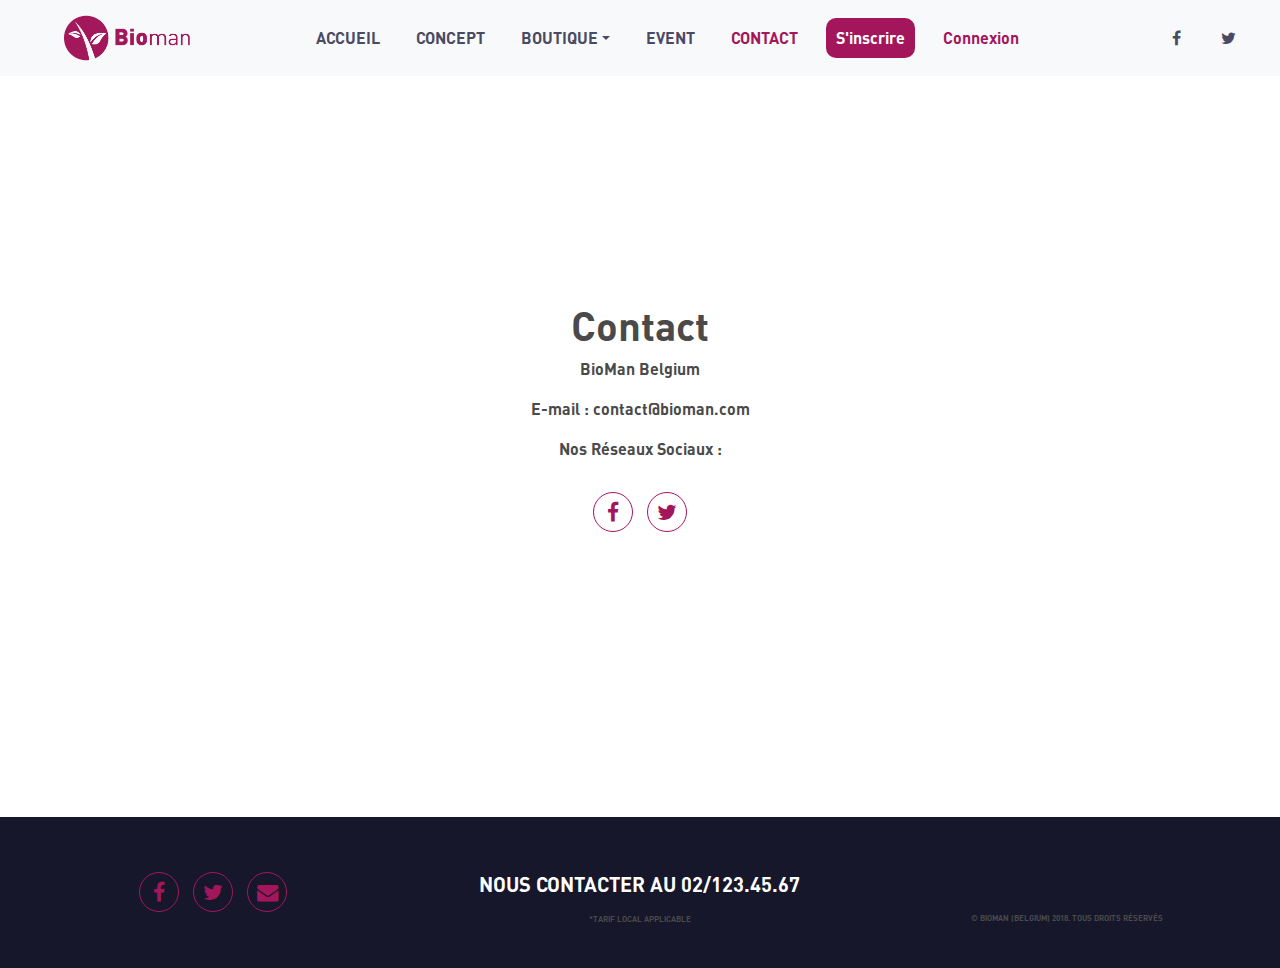
<file: contact.html>
<!doctype html>
<html lang="en">
  <head>
    <!-- Required meta tags -->
    <meta charset="utf-8">
    <meta name="viewport" content="width=device-width, initial-scale=1, shrink-to-fit=no">

    <!-- Bootstrap CSS -->
    <link rel="stylesheet" href="https://maxcdn.bootstrapcdn.com/bootstrap/4.0.0/css/bootstrap.min.css" integrity="sha384-Gn5384xqQ1aoWXA+058RXPxPg6fy4IWvTNh0E263XmFcJlSAwiGgFAW/dAiS6JXm" crossorigin="anonymous">
    <link rel="stylesheet" href="https://maxcdn.bootstrapcdn.com/font-awesome/4.5.0/css/font-awesome.min.css">
    <link rel="icon" type="image/png" href="img/marker.png" />
    <link href="https://fonts.googleapis.com/css?family=Lato" rel="stylesheet"> 
    <link rel="stylesheet" type="text/css" href="style.css">

    <title>Bioman</title>
  </head>
  <body>
    
<nav class="navbar navbar-light navbar-expand-md bg-light justify-content-center">
    <a href="/" class="navbar-brand mr-0 ml-5"><img class='logo' src="img/Bioman_logo.png"></a> 
    <button class="navbar-toggler ml-1" type="button" data-toggle="collapse" data-target="#collapsingNavbar2">
        <span class="navbar-toggler-icon"></span>
    </button>
    <div class="navbar-collapse collapse justify-content-between align-items-center w-100" id="collapsingNavbar2">
        <ul class="navbar-nav mx-auto text-center">
            <li class="nav-item">
                <a class="nav-link" href="index.html">ACCUEIL</a>
            </li>
            <li class="nav-item">
                <a class="nav-link" href="concept.html">CONCEPT</a>
            </li>
            <li class="nav-item dropdown">
                <a class="nav-link dropdown-toggle" href="#" id="navbarDropdownMenuLink" data-toggle='dropdown' aria-haspopup='true' aria-expanded="false">BOUTIQUE</a> 
                <div class="dropdown-menu" aria-labelledby="navbarDropdownMenuLink">
                    <a class="dropdown-item" href="article.html">Achetez vos fruits et légumes</a>
                    <a class="dropdown-item" href="boutiquebioman.html">Boutique Bioman</a>  
                </div>
            </li>
            <li class="nav-item">
                <a class="nav-link" href="#">EVENT</a> 
            </li>
            <li class="nav-item active">
                <a class="nav-link" href="contact.html">CONTACT</a> 
            </li>
            <li class="nav-item inscire">
                <a class="nav-link" href="inscription.html">S'inscrire</a> 
            </li>
            <li class="nav-item connexion">
                <a class="nav-link active" href="connexion.html">Connexion</a> 
            </li>
        </ul>
        <ul class="nav navbar-nav flex-row justify-content-center flex-nowrap">
            <li class="nav-item"><a class="nav-link" href=""><i class="fa fa-facebook mr-1"></i></a> </li>
            <li class="nav-item"><a class="nav-link" href=""><i class="fa fa-twitter"></i></a> </li>
        </ul>
    </div>
</nav>

<div class="container text-center contactpage">

   <div class="col-md-4 offset-md-4">
       <h1>Contact</h1>
            <p>BioMan Belgium</p>
            <p>E-mail : contact@bioman.com</p>
            <p>Nos Réseaux Sociaux :</p>
            <div  class="socialbtns text-center">
            <ul>
                <li><a href="#" class="fa fa-lg fa-facebook"></a></li>
                <li><a href="#" class="fa fa-lg fa-twitter"></a></li>
            </ul>
        </div>
   </div>
</div>
	<footer class="footer container-fluid">
      <div class="text-center row lulu">
        <div  class="socialbtns col-md-4 col-sm-12">
            <ul>
                <li><a href="#" class="fa fa-lg fa-facebook"></a></li>
                <li><a href="#" class="fa fa-lg fa-twitter"></a></li>
                <li><a href="#" class="fa fa-lg fa-envelope"></a></li>
            </ul>
        </div>
        <div class="col-md-4 col-sm-12"> <h5 class="contacternous">NOUS CONTACTER AU 02/123.45.67</h5> <span class="condition">*TARIF LOCAL APPLICABLE</span></div>
        <div class="col-md-4 col-sm-12 auteur">&copy; BIOMAN (BELGIUM) 2018. TOUS DROITS RÉSERVÉS</div>
      </div>
      
    </footer>


    <!-- Optional JavaScript -->
    <!-- jQuery first, then Popper.js, then Bootstrap JS -->
   <script src="https://code.jquery.com/jquery-3.2.1.slim.min.js" integrity="sha384-KJ3o2DKtIkvYIK3UENzmM7KCkRr/rE9/Qpg6aAZGJwFDMVNA/GpGFF93hXpG5KkN" crossorigin="anonymous"></script>
<script src="https://cdnjs.cloudflare.com/ajax/libs/popper.js/1.12.9/umd/popper.min.js" integrity="sha384-ApNbgh9B+Y1QKtv3Rn7W3mgPxhU9K/ScQsAP7hUibX39j7fakFPskvXusvfa0b4Q" crossorigin="anonymous"></script>
<script src="https://maxcdn.bootstrapcdn.com/bootstrap/4.0.0/js/bootstrap.min.js" integrity="sha384-JZR6Spejh4U02d8jOt6vLEHfe/JQGiRRSQQxSfFWpi1MquVdAyjUar5+76PVCmYl" crossorigin="anonymous"></script>


  </body>
</html>
</file>
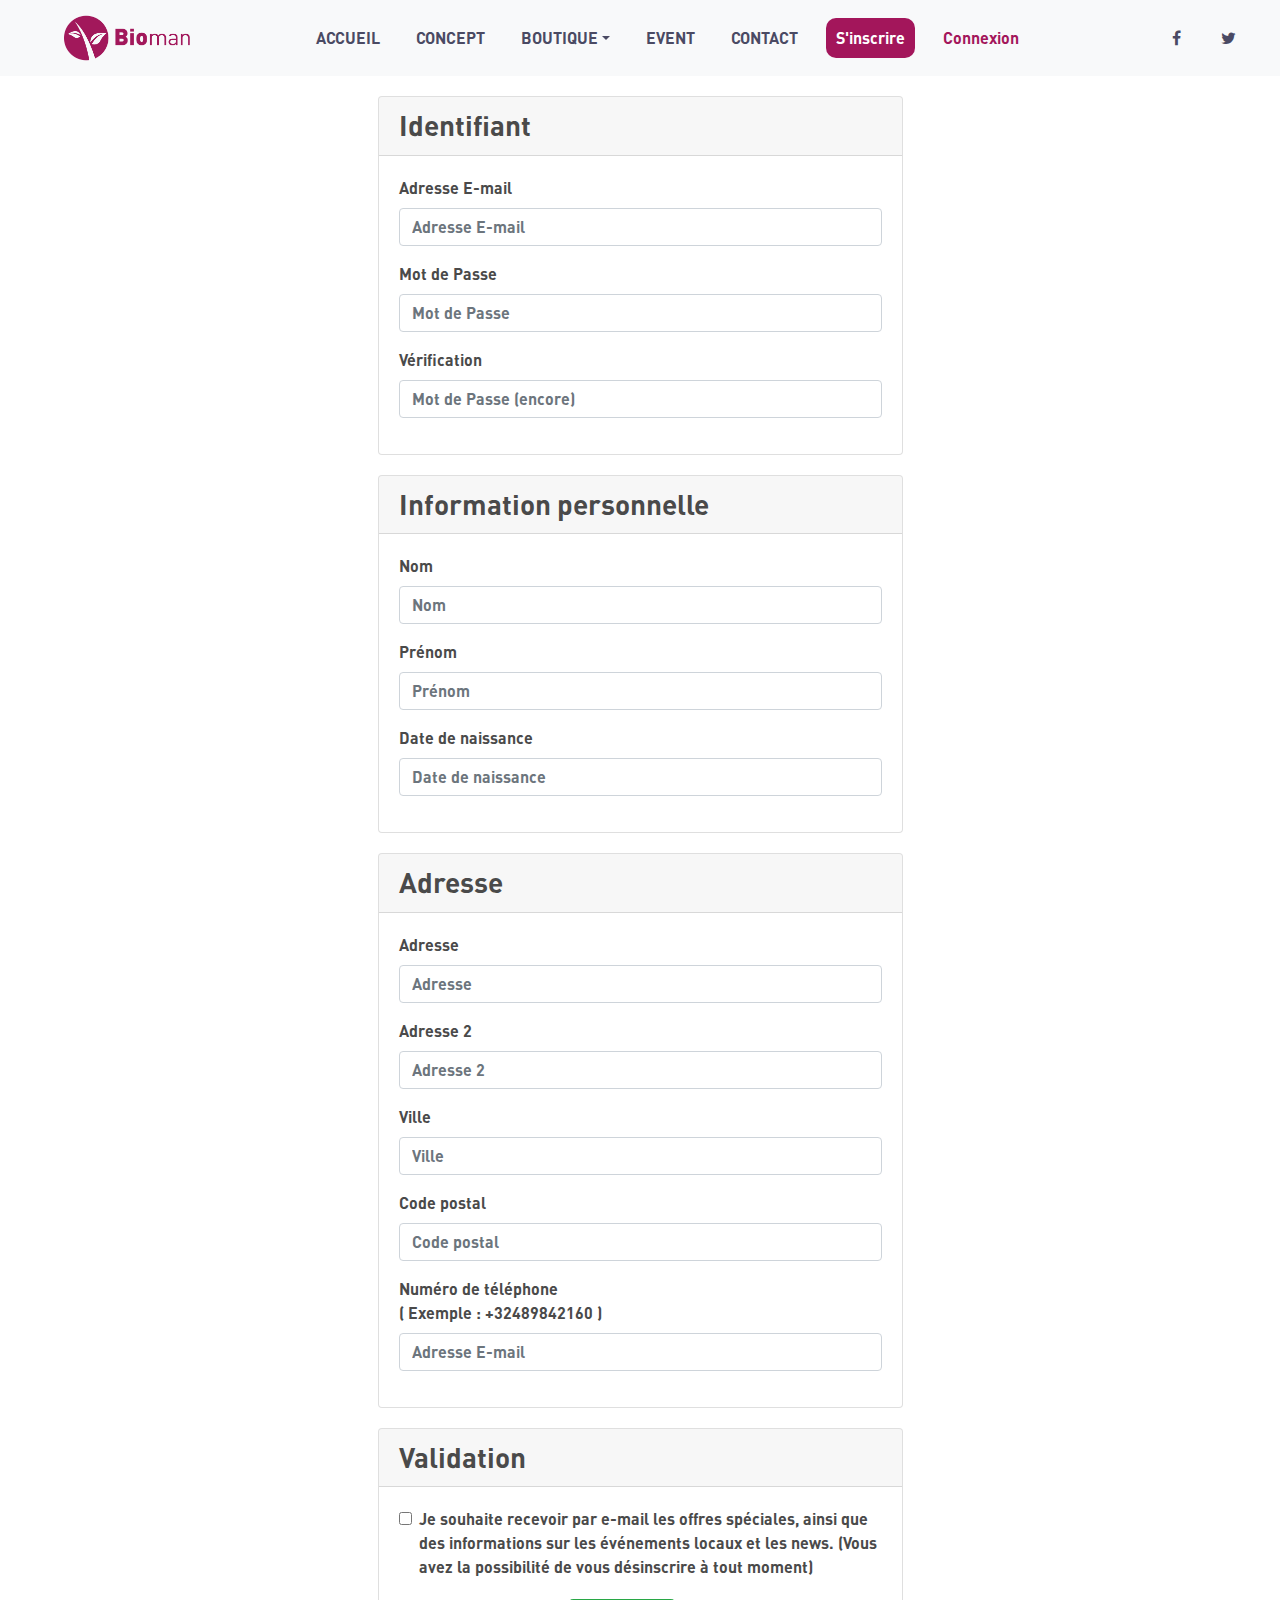
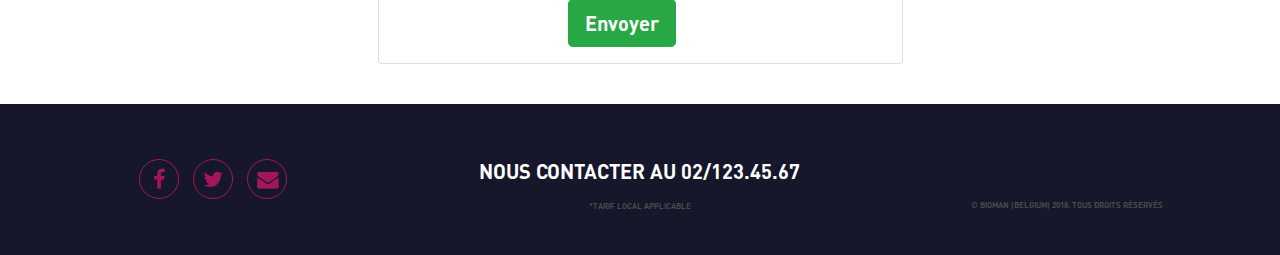
<file: inscription.html>
<!doctype html>
<html lang="en">
  <head>
    <!-- Required meta tags -->
    <meta charset="utf-8">
    <meta name="viewport" content="width=device-width, initial-scale=1, shrink-to-fit=no">

    <!-- Bootstrap CSS -->
    <link rel="stylesheet" href="https://maxcdn.bootstrapcdn.com/bootstrap/4.0.0/css/bootstrap.min.css" integrity="sha384-Gn5384xqQ1aoWXA+058RXPxPg6fy4IWvTNh0E263XmFcJlSAwiGgFAW/dAiS6JXm" crossorigin="anonymous">
    <link rel="stylesheet" href="https://maxcdn.bootstrapcdn.com/font-awesome/4.5.0/css/font-awesome.min.css">
    <link rel="icon" type="image/png" href="img/marker.png" />
    <link href="https://fonts.googleapis.com/css?family=Lato" rel="stylesheet"> 
    <link rel="stylesheet" type="text/css" href="style.css">

    <title>Bioman</title>
  </head>
  <body>
    
<nav class="navbar navbar-light navbar-expand-md bg-light justify-content-center">
    <a href="/" class="navbar-brand mr-0 ml-5"><img class='logo' src="img/Bioman_logo.png"></a> 
    <button class="navbar-toggler ml-1" type="button" data-toggle="collapse" data-target="#collapsingNavbar2">
        <span class="navbar-toggler-icon"></span>
    </button>
    <div class="navbar-collapse collapse justify-content-between align-items-center w-100" id="collapsingNavbar2">
        <ul class="navbar-nav mx-auto text-center">
            <li class="nav-item">
                <a class="nav-link" href="index.html">ACCUEIL</a>
            </li>
            <li class="nav-item">
                <a class="nav-link" href="concept.html">CONCEPT</a>
            </li>
            <li class="nav-item dropdown">
                <a class="nav-link dropdown-toggle" href="#" id="navbarDropdownMenuLink" data-toggle='dropdown' aria-haspopup='true' aria-expanded="false">BOUTIQUE</a> 
                <div class="dropdown-menu" aria-labelledby="navbarDropdownMenuLink">
                    <a class="dropdown-item" href="article.html">Achetez vos fruits et légumes</a>
                    <a class="dropdown-item" href="boutiquebioman.html">Boutique Bioman</a>  
                </div>
            </li>
            <li class="nav-item">
                <a class="nav-link" href="#">EVENT</a> 
            </li>
            <li class="nav-item">
                <a class="nav-link" href="contact.html">CONTACT</a> 
            </li>
            <li class="nav-item active inscire">
                <a class="nav-link" href="inscription.html">S'inscrire</a> 
            </li>
            <li class="nav-item connexion">
                <a class="nav-link active" href="connexion.html">Connexion</a> 
            </li>
        </ul>
        <ul class="nav navbar-nav flex-row justify-content-center flex-nowrap">
            <li class="nav-item"><a class="nav-link" href=""><i class="fa fa-facebook mr-1"></i></a> </li>
            <li class="nav-item"><a class="nav-link" href=""><i class="fa fa-twitter"></i></a> </li>
        </ul>
    </div>
</nav>

<div class="container">
   <div class="col-md-6 offset-md-3 formulaire">
                    <span class="anchor" id="formRegister"></span>
                    <!-- form card register -->
                    <div class="card card-outline-secondary">
                        <div class="card-header">
                            <h3 class="mb-0">Identifiant</h3>
                        </div>
                        <div class="card-body">
                            <form class="form" role="form" autocomplete="off">
                                <div class="form-group">
                                    <label for="inputEmail3">Adresse E-mail</label>
                                    <input type="email" class="form-control" id="inputEmail3" placeholder="Adresse E-mail" required="">
                                </div>
                                <div class="form-group">
                                    <label for="inputPassword3">Mot de Passe</label>
                                    <input type="password" class="form-control" id="inputPassword3" placeholder="Mot de Passe" required="">
                                </div>
                                <div class="form-group">
                                    <label for="inputVerify3">Vérification</label>
                                    <input type="password" class="form-control" id="inputVerify3" placeholder="Mot de Passe (encore)" required="">
                                </div>

                                
                            </form>
                        </div>
                    </div>
                    <!-- /form card register -->

                </div>
                <div class="col-md-6 offset-md-3 formulaire">
                    <span class="anchor" id="formRegister"></span>
                    <!-- form card register -->
                    <div class="card card-outline-secondary">
                        <div class="card-header">
                            <h3 class="mb-0">Information personnelle</h3>
                        </div>
                        <div class="card-body">
                            <form class="form" role="form" autocomplete="off">
                                <div class="form-group">
                                    <label for="inputEmail3">Nom</label>
                                    <input type="text" class="form-control" id="inputEmail3" placeholder="Nom" required="">
                                </div>
                                <div class="form-group">
                                    <label for="inputPassword3">Prénom</label>
                                    <input type="text" class="form-control" id="inputPassword3" placeholder="Prénom" required="">
                                </div>
                                <div class="form-group">
                                    <label for="inputVerify3">Date de naissance</label>
                                    <input type="text" class="form-control" id="inputVerify3" placeholder="Date de naissance" required="">
                                </div>

                                
                            </form>
                        </div>
                    </div>
                    <!-- /form card register -->

                </div>
                <div class="col-md-6 offset-md-3 formulaire">
                    <span class="anchor" id="formRegister"></span>
                    <!-- form card register -->
                    <div class="card card-outline-secondary">
                        <div class="card-header">
                            <h3 class="mb-0">Adresse</h3>
                        </div>
                        <div class="card-body">
                            <form class="form" role="form" autocomplete="off">
                                <div class="form-group">
                                    <label for="inputEmail3">Adresse</label>
                                    <input type="text" class="form-control" id="inputEmail3" placeholder="Adresse" required="">
                                </div>
                                <div class="form-group">
                                    <label for="inputEmail3">Adresse 2</label>
                                    <input type="text" class="form-control" id="inputEmail3" placeholder="Adresse 2" required="">
                                </div>
                                <div class="form-group">
                                    <label for="inputEmail3">Ville</label>
                                    <input type="text" class="form-control" id="inputEmail3" placeholder="Ville" required="">
                                </div>
                                <div class="form-group">
                                    <label for="inputEmail3">Code postal</label>
                                    <input type="text" class="form-control" id="inputEmail3" placeholder="Code postal" required="">
                                </div>
                                <div class="form-group">
                                    <label for="inputEmail3">Numéro de téléphone <br> ( Exemple : +32489842160 )</label>
                                    <input type="text" class="form-control" id="inputEmail3" placeholder="Adresse E-mail" required="">
                                </div>


                                
                            </form>
                        </div>
                    </div>
                    <!-- /form card register -->

                </div>
                <div class="col-md-6 offset-md-3 formulaire">
                    <span class="anchor" id="formRegister"></span>
                    <!-- form card register -->
                    <div class="card card-outline-secondary">
                        <div class="card-header">
                            <h3 class="mb-0">Validation</h3>
                        </div>
                        <div class="card-body">
                           <div class="form-check">
                              <label class="form-check-label">
                                <input class="form-check-input" type="checkbox">  Je souhaite recevoir par e-mail les offres spéciales, ainsi que des informations sur les événements locaux et les news. (Vous avez la possibilité de vous désinscrire à tout moment)
                              </label>
        </div>

                        </div>
                        <div class="form-group col-md-4 offset-md-4">
                          <button type="submit" class="btn btn-success btn-lg text-center">Envoyer</button>
                        </div>
                    </div>

                    <!-- /form card register -->

                </div>

                
</div>




	<footer class="footer container-fluid">
      <div class="text-center row lulu">
        <div  class="socialbtns col-md-4 col-sm-12">
            <ul>
                <li><a href="#" class="fa fa-lg fa-facebook"></a></li>
                <li><a href="#" class="fa fa-lg fa-twitter"></a></li>
                <li><a href="#" class="fa fa-lg fa-envelope"></a></li>
            </ul>
        </div>
        <div class="col-md-4 col-sm-12"> <h5 class="contacternous">NOUS CONTACTER AU 02/123.45.67</h5> <span class="condition">*TARIF LOCAL APPLICABLE</span></div>
        <div class="col-md-4 col-sm-12 auteur">&copy; BIOMAN (BELGIUM) 2018. TOUS DROITS RÉSERVÉS</div>
      </div>
      
    </footer>


    <!-- Optional JavaScript -->
    <!-- jQuery first, then Popper.js, then Bootstrap JS -->
   <script src="https://code.jquery.com/jquery-3.2.1.slim.min.js" integrity="sha384-KJ3o2DKtIkvYIK3UENzmM7KCkRr/rE9/Qpg6aAZGJwFDMVNA/GpGFF93hXpG5KkN" crossorigin="anonymous"></script>
<script src="https://cdnjs.cloudflare.com/ajax/libs/popper.js/1.12.9/umd/popper.min.js" integrity="sha384-ApNbgh9B+Y1QKtv3Rn7W3mgPxhU9K/ScQsAP7hUibX39j7fakFPskvXusvfa0b4Q" crossorigin="anonymous"></script>
<script src="https://maxcdn.bootstrapcdn.com/bootstrap/4.0.0/js/bootstrap.min.js" integrity="sha384-JZR6Spejh4U02d8jOt6vLEHfe/JQGiRRSQQxSfFWpi1MquVdAyjUar5+76PVCmYl" crossorigin="anonymous"></script>


  </body>
</html>
</file>
<file: style.css>
/*#A3165B : mauve */

@font-face {
    font-family: 'dinblackregular';
    src: url('font/DINPro-Regular_13937.ttf');

    font-family: 'dinblackmedium';
    src: url('font/DINPro-Medium_13936.ttf');

    font-family: 'dinblack';
    src: url('font/DINBlack.ttf');

    font-family: 'dinblackbold';
    src: url('font/DINPro-Bold_13934.ttf');
}

body{
	font-family: dinblackbold ,sans-serif;
	color: #4A4A4A;
}
.container-fluid{
	padding: 0px;
}
.logo{
	height: 50px;
}
.imagehome{
	padding: 0px;
}
.navbar-nav li a {
	font-family: 'dinblackbold',sans-serif;
}
.nav-item{
	margin-right: 20px;
	
}

.nav-link{
	color: #4A4A63 !important;
}

.nav-link:hover{
	color: #A3165B !important;
}
.active > .nav-link{
	color: #A3165B !important;
}
.inscire > .nav-link{
	background-color: #A3165B;
	color: white !important;
	border-radius: 10px;
	padding-left: 10px !important;
	padding-right: 10px !important;
}
.inscrire > .nav-link:hover{
	color: white !important;
}
.connexion > .nav-link{
	color: #A3165B !important;
}

.dropdown-menu{
	padding: 0 !important;
}

.dropdown-item:hover{
	background-color: #A3165B;
	color: white;
}
.comment{
	color: #000046;
	margin-top: 40px;
	font-family: dinblackbold, sans-serif;

}
.imgfonctionne{
	margin-right: auto;
	margin-left: auto;
}
#inscription{
	color: #A3165B;
	font-family: dinblackbold, sans-serif;
}
.inscriptiontext{
	padding-bottom: 40px;
}

.trouver{
	background-color: #EFF0F1;
	padding-bottom: 40px;
}
.trouver h1{
	padding-top: 40px;
	padding-bottom: 40px;
}
/*.trouverwidth{
	
	text-align: justify;
	padding-bottom: 40px;
}*/

.lulu{
	margin: 0;
}
#app{
	
	padding-top: 40px;
}
.phone{
	height: 400px;
}
.phone2{
	padding: 0px;
}
.appli{
	color: #000046;
}

.mobile{
	padding: 0;
}
.footer{
	background-color: #17172C;
	padding-top: 40px;
	padding-bottom: 40px;
}


a, a:hover {
	text-decoration: none;
}

.socialbtns, .socialbtns ul, .socialbtns li {
  margin: 0;
  padding: 5px;
}

.socialbtns li {
    list-style: none outside none;
    display: inline-block;
}

.socialbtns .fa {
	width: 40px;
    height: 40px;
	color: #A3165B;
	background-color: ;
	border: 1px solid #A3165B;
	padding-top: 12px;
	border-radius: 22px;
	-moz-border-radius: 22px;
	-webkit-border-radius: 22px;
	-o-border-radius: 22px;
}

.socialbtns .fa:hover {
	color:#17172C;
	background-color: #A3165B;
	border: 1px solid #000;
}

.contacternous{
	color: white !important;
	margin-top: 15px;
}

.condition{
	font-size: 0.5em;
}

.auteur{
	margin-top: 55px;
	font-size: 0.5em;
}

.formulaire{
	padding-top: 20px;
}
.formulaire:last-child{
	padding-bottom: 40px;
}
.formulaireconnexion{
	padding-top: 23vh;
	padding-bottom: 23vh;
}

.contactpage{
	padding-top: 25vh;
	padding-bottom: 30vh;
}
.concept{
	padding-top: 50px;
}
.concept h1{
	padding-bottom: 40px; 
	color: #A3165B;
	padding-top: 20px;
	font-size: 37px;
}
.h1concept{
	color: rgb(0, 0, 70) !important;
}
.concept p { 
	text-align: justify; 
}
.titreboutique{
	color: #A3165B;
}
.avatar img{
	border-radius: 50%;
}
.squareprofile{
	border: 1px solid #A3165B  ;
}
.buttonprofile:hover{
	background-color: #A3165B;
	transition: background-color 1s;
	transition: color 0.5s;
	color: white;
}
.btn-primary{
	background-color: #A3165B !important;
	border-color: #A3165B !important;
}

.show > .btn-primary.dropdown-toggle:focus {

    box-shadow: 0 0 0 .2rem rgba(163, 22, 91, .5) !important;

}

.squaredeouf{
	max-width: 270px !important;
	height: 270px !important;
}


.categorie{
	color: #A3165B;
}

a{
	color: grey ;
}

#divarticle{
	background-color: #F0F0F0;
	border-radius: 10px; 
}
.listecategorie{
	font-size: 0.8em;
}
.titreproduct{
	font-size: 1.2em;
	color: #A3165B !important;
}
.titreproduct a{
	color: #A3165B !important;
}
.titreproduct a:hover{
	color: #0096CA !important;
}
.imgproduct{
	height: 150px;
	border-radius: 10px;
}
.linkdetaillé{
	padding: 0;
}
.linkdetaillé a:hover{
	color: #0096CA;
}
.nomfarmeur a{
	color: #17172C;
}
.nomfarmeur a:hover{
	color: #0096CA;
}
.imgprofile{
	height: 50px;
	border-radius: 100px;
	margin-top: -5px;
}
.linkprofil{
	display: inline-flex;
}

.nomprofile{
	text-transform: uppercase;
}
.dataacc{
	display: flex;
}
.dataacc a{
	display: flex;
}
.pageperso{
	padding-top: 50px;
	padding-bottom: 50px;
}
.pageperso h1{
	color: #A3165B;
}

.profil{
    text-align: initial;
  }
  .profil p{
    margin-bottom: 5px;
  }
  .menuprofil{
    list-style: none;
  }
  .menuprofil li{
    display:inline-flex;
    padding-left: 25px;
  }
  .menuprofil li a{
  	display: inline-flex;
  }
  .menuprofil li a:hover{
    color: #a3165b;
  }

.card-profile {
  border-radius: 0;
  border: 0;
}

.card-profile .card-img-profile {
  max-width: 150px;
  margin-top: -115px;
  margin-bottom: 35px;
  border: 5px solid;
  border-image: linear-gradient(#a3165b, #17172c) 30;
  margin-left: 20vh;
}

.top-to-bottom { 
	border-width: 3px 0 3px 3px; 
	border-style: solid; 
	-webkit-border-image: -webkit-gradient(linear, 0 0, 0 80%, from(#a3165b), to(#17172c)) 1 100%; 
	-webkit-border-image: -webkit-linear-gradient(#a3165b, #17172c) 1 80%; 
	-moz-border-image: -moz-linear-gradient(#a3165b, #17172c) 1 80%; 
	-o-border-image: -o-linear-gradient(#a3165b, #17172c) 1 80%; 
	border-image: linear-gradient(to bottom, #a3165b, #17172c) 1 80%; 
}
</file>
<file: css/effects.min.css>
.hover,
.hover .overlay {
    width: 100%;
    height: 100%;
    overflow: hidden
}

.hover,
.hover h2 {
    text-align: center
}

.ehover11 .overlay::before,
.ehover12 h2::after,
.ehover7 .overlay::before {
    content: ''
}

body {
    font-family: colaborate-thinregular, sans-serif;
    letter-spacing: 2px;
    text-transform: uppercase;
    background-size: cover;
    background-repeat: no-repeat;
    color: #FFF
}

.modal-body p,
pre {
    text-transform: none;
    letter-spacing: 0
}

h1 {
    font-size: 50px
}

.titlep {
    letter-spacing: 0;
    padding-bottom: 60px;
    font-size: 18px
}

.breath {
    padding-top: 80px
}

.topinfo {
    position: absolute;
    bottom: 1px;
    left: 96px
}

.page-header {
    display: inline-block;
    margin: 40px 0 20px;
    border: 1px solid #eee;
    padding: 15px;
    border-radius: 12px
}

.modal-content {
    color: #000
}

.modal-body p {
    font-size: 16px
}

.hover button.info,
.hover h2 {
    text-transform: uppercase;
    color: #fff
}

.navbar-inverse {
    color: #fff;
    background-color: rgba(255, 255, 255, .2);
    border-bottom: 1px solid #fff
}

ul.nav.navbar-nav {
    float: right
}

.navbar-inverse .navbar-brand,
.navbar-inverse .navbar-nav>li>a {
    color: #fff
}

.col-lg-3,
.col-md-4,
.col-sm-6,
.col-xs-12 {
    padding: 0
}

.hover {
    float: left;
    position: relative;
    cursor: default
}

.hover .overlay {
    position: absolute;
    top: 0;
    left: 0
}

.hover img {
    display: block;
    position: relative
}

.ehover10 button,
.hover button.info {
    display: inline-block
}

.hover h2 {
    position: relative;
    font-size: 17px;
    padding: 10px;
    background: rgba(0, 0, 0, .6)
}

.hover button.info {
    text-decoration: none;
    padding: 7px 14px;
    border: 1px solid #fff;
    margin: 50px 0 0;
    border-radius: 0;
    background-color: transparent
}

.hover button.info:hover {
    box-shadow: 0 0 5px #fff
}

.ehover5 button.info:hover,
.hover button.nullbutton:hover {
    box-shadow: none
}

.hover button.nullbutton {
    border: none;
    padding: 0;
    margin: 0
}

.ehover4 button.info,
.ehover42 button.info {
    margin: -55px 0 0;
    padding: 73px 90px;
    font-weight: 400;
    border: 1px solid #fff
}

.modal-open .modal,
button:focus {
    outline: 0!important
}

.point {
    cursor: pointer
}

.ehover1 img {
    -webkit-transition: all .4s linear;
    transition: all .4s linear
}

.ehover1 .overlay {
    opacity: 0;
    background-color: rgba(0, 0, 0, .5);
    -webkit-transition: all .4s ease-in-out;
    transition: all .4s ease-in-out
}

.ehover1 h2 {
    -webkit-transform: translatey(-100px);
    transform: translatey(-100px);
    opacity: 0;
    -webkit-transition: all .2s ease-in-out;
    transition: all .2s ease-in-out
}

.ehover1 button.info {
    opacity: 0;
    -webkit-transition: all .2s ease-in-out;
    transition: all .2s ease-in-out
}

.ehover1:hover img {
    -webkit-transform: scale(1.2);
    transform: scale(1.2)
}

.ehover1:hover .overlay {
    opacity: 1
}

.ehover1:hover button.info,
.ehover1:hover h2 {
    opacity: 1;
    -webkit-transform: translatey(0);
    transform: translatey(0)
}

.ehover1:hover button.info {
    -webkit-transition-delay: .2s;
    transition-delay: .2s
}

.ehover2 img {
    -webkit-transition: all .2s ease-in;
    transition: all .2s ease-in
}

.ehover2 .overlay {
    background-color: rgba(0, 0, 0, .6);
    opacity: 0;
    -webkit-transform: translate(460px, -100px) rotate(180deg);
    transform: translate(460px, -100px) rotate(180deg);
    -webkit-transition: all .2s .4s ease-in-out;
    transition: all .2s .4s ease-in-out
}

.ehover2 button.info,
.ehover9 h2 {
    -webkit-transform: translateY(-200px)
}

.ehover2 button.info {
    transform: translateY(-200px);
    -webkit-transition: all .2s ease-in-out;
    transition: all .2s ease-in-out
}

.ehover2:hover .overlay {
    opacity: 1;
    -webkit-transition-delay: 0s;
    transition-delay: 0s;
    -webkit-transform: translate(0, 0);
    transform: translate(0, 0)
}

.ehover2:hover h2 {
    -webkit-transform: translateY(0);
    transform: translateY(0);
    -webkit-transition-delay: .5s;
    transition-delay: .5s
}

.ehover2:hover button.info,
.ehover9:hover h2 {
    -webkit-transform: translateY(0);
    -webkit-transition-delay: .3s
}

.ehover2:hover button.info {
    transform: translateY(0);
    transition-delay: .3s
}

.ehover3 img {
    -webkit-transition: all .4s ease-in;
    transition: all .4s ease-in
}

.ehover3 button.info,
.ehover3 h2 {
    -webkit-transform: scale(.7);
    transform: scale(.7);
    -webkit-transition: all .4s ease-in;
    transition: all .4s ease-in;
    opacity: 0
}

.ehover4 .overlay,
.ehover4 h2 {
    -webkit-transition: all .4s ease-in-out
}

.ehover3:hover img {
    filter: grayscale(1) blur(3px);
    -webkit-filter: grayscale(1) blur(3px);
    -webkit-transform: scale(1.2);
    transform: scale(1.2)
}

.ehover3:hover button.info,
.ehover3:hover h2 {
    opacity: 1;
    -webkit-transform: scale(1);
    transform: scale(1)
}

.ehover4 h2 {
    -webkit-transform: translateY(55px);
    transform: translateY(55px);
    transition: all .4s ease-in-out
}

.ehover4:hover h2 {
    -webkit-transform: translateY(15px);
    transform: translateY(15px)
}

.ehover4 .overlay {
    background-color: rgba(75, 75, 75, .7);
    transition: all .4s ease-in-out
}

.ehover4:hover .overlay {
    background-color: rgba(48, 152, 157, .4)
}

.ehover4 button.info {
    opacity: 0;
    -webkit-transform: scale(0);
    transform: scale(0);
    -webkit-transition: all .4s ease-in-out;
    transition: all .4s ease-in-out
}

.ehover42 .overlay,
.ehover42 h2 {
    -webkit-transition: all .4s cubic-bezier(.88, -.99, 0, 1.81)
}

.ehover4:hover button.info {
    opacity: 1;
    -webkit-transform: scale(1);
    transform: scale(1)
}

.ehover42 h2 {
    -webkit-transform: translateY(55px);
    transform: translateY(55px);
    transition: all .4s cubic-bezier(.88, -.99, 0, 1.81)
}

.ehover42:hover h2 {
    -webkit-transform: translateY(15px);
    transform: translateY(15px)
}

.ehover42 .overlay {
    background-color: rgba(75, 75, 75, .7);
    transition: all .4s cubic-bezier(.88, -.99, 0, 1.81)
}

.ehover1v2 img,
.ehover42 button.info {
    -webkit-transition: all .4s cubic-bezier(.88, -.99, 0, 1.81)
}

.ehover42:hover .overlay {
    background-color: rgba(48, 152, 157, .4)
}

.ehover42 button.info {
    opacity: 0;
    -webkit-transform: scale(0);
    transform: scale(0);
    transition: all .4s cubic-bezier(.88, -.99, 0, 1.81)
}

.ehover42:hover button.info {
    opacity: 1;
    -webkit-transform: scale(1);
    transform: scale(1)
}

.ehover1v2 img {
    transition: all .4s cubic-bezier(.88, -.99, 0, 1.81)
}

.ehover1v2 .overlay {
    opacity: 0;
    background-color: rgba(0, 0, 0, .5);
    -webkit-transition: all .4s cubic-bezier(.88, -.99, 0, 1.81);
    transition: all .4s cubic-bezier(.88, -.99, 0, 1.81)
}

.ehover1v2 h2 {
    -webkit-transform: translatey(-100px);
    transform: translatey(-100px);
    opacity: 0;
    -webkit-transition: all .2s cubic-bezier(.88, -.99, 0, 1.81);
    transition: all .2s cubic-bezier(.88, -.99, 0, 1.81)
}

.ehover1v2 button.info {
    opacity: 0;
    -webkit-transition: all .2s ease-in-out;
    transition: all .2s ease-in-out
}

.ehover1v2:hover img {
    -webkit-transform: scale(1.2);
    transform: scale(1.2)
}

.ehover1v2:hover .overlay {
    opacity: 1
}

.ehover1v2:hover button.info,
.ehover1v2:hover h2 {
    opacity: 1;
    -webkit-transform: translatey(0);
    transform: translatey(0)
}

.ehover1v2:hover button.info {
    -webkit-transition-delay: .2s;
    transition-delay: .2s
}

.ehover5 h2,
.ehover5 img {
    -webkit-transition: all .4s ease-in-out;
    transition: all .4s ease-in-out
}

.ehover5 img {
    -webkit-transform: scale(1.1);
    transform: scale(1.1)
}

.ehover5:hover img {
    -webkit-transform: scale(1);
    transform: scale(1)
}

.ehover5 .overlay {
    -webkit-transition: all .4s ease-in-out;
    transition: all .4s ease-in-out
}

.ehover5:hover .overlay {
    background-color: rgba(170, 170, 170, .4)
}

.ehover5 button.info {
    opacity: 0;
    -webkit-transform: scale(1.5);
    transform: scale(1.5);
    -webkit-transition: all .4s ease-in-out;
    transition: all .4s ease-in-out;
    font-weight: 400;
    border: 1px solid #fff;
    height: 85%;
    width: 85%;
    position: absolute;
    top: -20%;
    left: 8%;
    padding: 70px
}

.ehover6 h2,
.ehover6 hr,
.group1,
.group2 {
    left: 50%;
    position: absolute;
    -webkit-transition: opacity .35s, -webkit-transform .35s
}

.ehover5:hover button.info {
    opacity: 1;
    -webkit-transform: scale(1);
    transform: scale(1);
    background-color: rgba(0, 0, 0, .4)
}

.ehover6 h2,
.ehover6 hr,
.ehover7 h2,
.ehover7 p,
.group1,
.group2 {
    background-color: transparent;
    margin: 0
}

.ehover6 .rotate {
    -webkit-transform: rotate(-45deg);
    transform: rotate(-45deg);
    width: 100%;
    height: 100%;
    position: absolute;
    bottom: 0
}

.ehover6 hr {
    width: 50%;
    opacity: 0
}

.ehover6 hr:nth-child(2) {
    -webkit-transform: translate3d(-50%, -50%, 0) rotate(0) scale3d(0, 0, 1);
    transform: translate3d(-50%, -50%, 0) rotate(0) scale3d(0, 0, 1)
}

.ehover6 hr:nth-child(3) {
    -webkit-transform: translate3d(-50%, -50%, 0) rotate(90deg) scale3d(0, 0, 1);
    transform: translate3d(-50%, -50%, 0) rotate(90deg) scale3d(0, 0, 1)
}

.ehover6 h2,
.ehover6 hr {
    top: 50%;
    transition: opacity .35s, transform .35s;
    -webkit-transform: translate3d(-50%, -50%, 0);
    transform: translate3d(-50%, -50%, 0);
    -webkit-transform-origin: 50%;
    transform-origin: 50%
}

.group1,
.group2 {
    transition: opacity .35s, transform .35s;
    -webkit-transform: translate3d(-50%, -50%, 0);
    transform: translate3d(-50%, -50%, 0);
    -webkit-transform-origin: 50%;
    transform-origin: 50%;
    padding: 0;
    letter-spacing: 0
}

.group1 {
    top: 40%
}

.group2 {
    top: 60%
}

.ehover6 h2 {
    width: 100%
}

.ehover6 p {
    width: 30%;
    text-transform: none;
    font-size: 15px;
    line-height: 2
}

.ehover6 p a {
    color: #fff
}

.ehover6 p a:focus,
.ehover6 p a:hover {
    opacity: .6
}

.ehover6 a i {
    opacity: 0;
    -webkit-transition: opacity .35s, -webkit-transform .35s;
    transition: opacity .35s, transform .35s;
    padding: 10px;
    font-size: 20px
}

.ehover7 p,
.ehover8 p {
    text-transform: none;
    font-size: 15px;
    line-height: 2
}

.group1 a:first-child i {
    -webkit-transform: translate3d(-60px, -60px, 0) rotate(45deg) scale(2);
    transform: translate3d(-60px, -60px, 0) rotate(45deg) scale(2)
}

.group1 a:nth-child(2) i {
    -webkit-transform: translate3d(60px, -60px, 0) rotate(45deg) scale(2);
    transform: translate3d(60px, -60px, 0) rotate(45deg) scale(2)
}

.group2 a:first-child i {
    -webkit-transform: translate3d(-60px, 60px, 0) rotate(45deg) scale(2);
    transform: translate3d(-60px, 60px, 0) rotate(45deg) scale(2)
}

.group2 a:nth-child(2) i {
    -webkit-transform: translate3d(60px, 60px, 0) rotate(45deg) scale(2);
    transform: translate3d(60px, 60px, 0) rotate(45deg) scale(2)
}

.ehover6:hover h2 {
    opacity: 0;
    -webkit-transform: translate3d(-50%, -50%, 0) scale3d(.8, .8, 1);
    transform: translate3d(-50%, -50%, 0) scale3d(.8, .8, 1)
}

.ehover6:hover hr:nth-child(2) {
    opacity: 1;
    -webkit-transform: translate3d(-50%, -50%, 0) rotate(0) scale3d(1, 1, 1);
    transform: translate3d(-50%, -50%, 0) rotate(0) scale3d(1, 1, 1)
}

.ehover6:hover hr:nth-child(3) {
    opacity: 1;
    -webkit-transform: translate3d(-50%, -50%, 0) rotate(90deg) scale3d(1, 1, 1);
    transform: translate3d(-50%, -50%, 0) rotate(90deg) scale3d(1, 1, 1)
}

.ehover6:hover .group1 i:empty,
.ehover6:hover .group2 i:empty {
    -webkit-transform: translate3d(0, 0, 0);
    transform: translate3d(0, 0, 0) rotate(45deg) scale(1);
    opacity: 1
}

.ehover6 img {
    -webkit-transform: scale(1.1);
    transform: scale(1.1);
    -webkit-transition: all .35s;
    transition: all .35s
}

.ehover7 .overlay::before,
.ehover7 h2,
.ehover7 p {
    position: absolute;
    left: 50%;
    -webkit-transition: opacity .35s, -webkit-transform .35s
}

.ehover6:hover img {
    -webkit-transform: scale(1);
    transform: scale(1);
    filter: brightness(.7);
    -webkit-filter: brightness(.7)
}

.ehover7 h2,
.ehover7 p,
.ehover8 h2,
.ehover8 hr {
    top: 50%;
    -webkit-transform: translate3d(-50%, -50%, 0)
}

.ehover7 h2,
.ehover7 p {
    transition: opacity .35s, transform .35s;
    transform: translate3d(-50%, -50%, 0);
    -webkit-transform-origin: 50%;
    transform-origin: 50%;
    padding: 0
}

.ehover7 .overlay::before {
    top: 50%;
    width: 40%;
    height: 60%;
    border: 2px solid #fff;
    opacity: 0;
    transition: opacity .35s, transform .35s;
    -webkit-transform: translate3d(-50%, -50%, 0) rotate3d(0, 0, 1, -45deg) scale3d(0, 0, 1);
    transform: translate3d(-50%, -50%, 0) rotate3d(0, 0, 1, -45deg) scale3d(0, 0, 1);
    -webkit-transform-origin: 50%;
    transform-origin: 50%
}

.ehover7 p {
    width: 20%
}

.ehover7 p a {
    color: #fff
}

.ehover7 p a:focus,
.ehover7 p a:hover {
    opacity: .6
}

.ehover7 a i {
    opacity: 0;
    -webkit-transition: opacity .35s, -webkit-transform .35s;
    transition: opacity .35s, transform .35s;
    padding: 0 5px
}

.ehover7 p a:first-child i {
    -webkit-transform: translate3d(-60px, -60px, 0);
    transform: translate3d(-60px, -60px, 0)
}

.ehover7 p a:nth-child(2) i {
    -webkit-transform: translate3d(60px, -60px, 0);
    transform: translate3d(60px, -60px, 0)
}

.ehover7 p a:nth-child(3) i {
    -webkit-transform: translate3d(-60px, 60px, 0);
    transform: translate3d(-60px, 60px, 0)
}

.ehover7 p a:nth-child(4) i {
    -webkit-transform: translate3d(60px, 60px, 0);
    transform: translate3d(60px, 60px, 0)
}

.ehover7:hover .overlay::before {
    opacity: 1;
    background-color: rgba(0, 0, 0, .2);
    -webkit-transform: translate3d(-50%, -50%, 0) rotate3d(0, 0, 1, -135deg) scale3d(1, 1, 1);
    transform: translate3d(-50%, -50%, 0) rotate3d(0, 0, 1, -135deg) scale3d(1, 1, 1)
}

.ehover8 h2,
.ehover8 hr,
.set1,
.set2 {
    left: 50%;
    -webkit-transition: opacity .35s, -webkit-transform .35s;
    background-color: transparent;
    position: absolute;
    margin: 0
}

.ehover7:hover h2 {
    opacity: 0;
    -webkit-transform: translate3d(-50%, -50%, 0) scale3d(.8, .8, 1);
    transform: translate3d(-50%, -50%, 0) scale3d(.8, .8, 1)
}

.ehover7:hover p i:empty {
    -webkit-transform: translate3d(0, 0, 0);
    transform: translate3d(0, 0, 0);
    opacity: 1
}

.ehover8 hr {
    width: 40%;
    opacity: 0;
    border: 1px solid #FFF
}

.ehover8 hr:nth-child(3) {
    -webkit-transform: translate3d(-50%, -50%, 0) rotate3d(0, 0, 1, 90deg) scale3d(0, 0, 1);
    transform: translate3d(-50%, -50%, 0) rotate3d(0, 0, 1, 90deg) scale3d(0, 0, 1)
}

.ehover8 hr:nth-child(4) {
    -webkit-transform: translate3d(-50%, -50%, 0) rotate3d(0, 0, 1, 180deg) scale3d(0, 0, 1);
    transform: translate3d(-50%, -50%, 0) rotate3d(0, 0, 1, 180deg) scale3d(0, 0, 1)
}

.ehover8 h2,
.ehover8 hr {
    transition: opacity .35s, transform .35s;
    transform: translate3d(-50%, -50%, 0);
    -webkit-transform-origin: 50%;
    transform-origin: 50%
}

.set1,
.set2 {
    transition: opacity .35s, transform .35s;
    -webkit-transform: translate3d(-50%, -50%, 0);
    transform: translate3d(-50%, -50%, 0);
    -webkit-transform-origin: 50%;
    transform-origin: 50%;
    padding: 0
}

.set1 {
    top: 40%
}

.set2 {
    top: 60%
}

.ehover8 p {
    width: 30%
}

.ehover8 p a {
    color: #fff
}

.ehover8 p a:focus,
.ehover8 p a:hover {
    opacity: .6
}

.ehover8 a i {
    opacity: 0;
    -webkit-transition: opacity .35s, -webkit-transform .35s;
    transition: opacity .35s, transform .35s;
    padding: 10px;
    font-size: 20px
}

.set1 a:first-child i {
    -webkit-transform: translate3d(-60px, -60px, 0);
    transform: translate3d(-60px, -60px, 0)
}

.set1 a:nth-child(2) i {
    -webkit-transform: translate3d(60px, -60px, 0);
    transform: translate3d(60px, -60px, 0)
}

.set2 a:first-child i {
    -webkit-transform: translate3d(-60px, 60px, 0);
    transform: translate3d(-60px, 60px, 0)
}

.set2 a:nth-child(2) i {
    -webkit-transform: translate3d(60px, 60px, 0);
    transform: translate3d(60px, 60px, 0)
}

.ehover8:hover h2 {
    opacity: 0;
    -webkit-transform: translate3d(-50%, -50%, 0) scale3d(.8, .8, 1);
    transform: translate3d(-50%, -50%, 0) scale3d(.8, .8, 1)
}

.ehover8:hover hr:nth-child(3) {
    opacity: 1;
    -webkit-transform: translate3d(-50%, -50%, 0) rotate3d(0, 0, 1, -90deg) scale3d(1, 1, 1);
    transform: translate3d(-50%, -50%, 0) rotate3d(0, 0, 1, -90deg) scale3d(1, 1, 1)
}

.ehover8:hover hr:nth-child(4) {
    opacity: 1;
    -webkit-transform: translate3d(-50%, -50%, 0) rotate3d(0, 0, 1, -180deg) scale3d(1, 1, 1);
    transform: translate3d(-50%, -50%, 0) rotate3d(0, 0, 1, -180deg) scale3d(1, 1, 1)
}

.ehover8:hover .set1 i:empty,
.ehover8:hover .set2 i:empty {
    -webkit-transform: translate3d(0, 0, 0);
    transform: translate3d(0, 0, 0);
    opacity: 1
}

.ehover9 .overlay {
    background-color: rgba(255, 255, 255, .7);
    top: -200px;
    opacity: 0;
    -webkit-transition: all .1s ease-out .5s;
    transition: all .1s ease-out .5s
}

.ehover9 h2 {
    transform: translateY(-200px);
    -webkit-transition: all ease-in-out .1s;
    transition: all ease-in-out .1s;
    -webkit-transition-delay: .3s;
    transition-delay: .3s
}

.ehover9 button.info {
    -webkit-transform: translateY(-200px);
    transform: translateY(-200px);
    color: #000;
    border: 1px solid #000;
    -webkit-transition: all ease-in-out .3s;
    transition: all ease-in-out .3s
}

.ehover10 .overlay,
.ehover10 img {
    -webkit-transition: -webkit-transform .35s
}

.ehover9:hover .overlay {
    opacity: 1;
    top: 0;
    -webkit-transition-delay: 0s;
    transition-delay: 0s
}

.ehover9:hover h2 {
    transform: translateY(0);
    transition-delay: .3s
}

.ehover9:hover button.info {
    -webkit-transform: translateY(0);
    transform: translateY(0);
    box-shadow: 0 0 5px #000;
    color: #000;
    border: 1px solid #000;
    -webkit-transition-delay: .3s;
    transition-delay: .3s
}

.ehover10 img {
    transition: transform .35s
}

.ehover10:hover img {
    -webkit-transform: translate3d(0, -10%, 0);
    transform: translate3d(0, -10%, 0)
}

.ehover10 .overlay {
    visibility: hidden;
    top: auto;
    bottom: 0;
    padding: 1em;
    height: 4.75em;
    background: #79FAC4;
    color: #3c4a50;
    transition: transform .35s;
    -webkit-transform: translate3d(0, 100%, 0);
    transform: translate3d(0, 100%, 0)
}

.ehover10 button.info {
    float: left;
    margin: 0;
    text-transform: uppercase;
    color: #fff;
    font-size: 17px;
    background: rgba(0, 0, 0, .6)
}

.ehover10 p.icon-links a {
    float: right;
    color: #3c4a50;
    font-size: 1.4em
}

.ehover10:hover p.icon-links a:focus,
.ehover10:hover p.icon-links a:hover {
    color: #252d31
}

.ehover10 button,
.ehover10 p.icon-links a {
    -webkit-transition: -webkit-transform .35s;
    transition: transform .35s;
    -webkit-transform: translate3d(0, 200%, 0);
    transform: translate3d(0, 200%, 0)
}

.ehover11 .overlay::before,
.ehover11 img {
    -webkit-transition: opacity .35s, -webkit-transform .45s
}

.ehover10 p.icon-links a span::before {
    display: inline-block;
    padding: 8px 10px;
    speak: none;
    -webkit-font-smoothing: antialiased;
    -moz-osx-font-smoothing: grayscale
}

.ehover10:hover .overlay,
.ehover10:hover button,
.ehover10:hover p.icon-links a {
    -webkit-transform: translate3d(0, 0, 0);
    transform: translate3d(0, 0, 0);
    visibility: visible
}

.ehover10:hover h2 {
    -webkit-transition-delay: .05s;
    transition-delay: .05s
}

.ehover10:hover p.icon-links a:nth-child(3) {
    -webkit-transition-delay: .1s;
    transition-delay: .1s
}

.ehover10:hover p.icon-links a:nth-child(2) {
    -webkit-transition-delay: .15s;
    transition-delay: .15s
}

.ehover10:hover p.icon-links a:first-child {
    -webkit-transition-delay: .2s;
    transition-delay: .2s
}

.ehover11 {
    background: -webkit-linear-gradient(45deg, #ff89e9 0, #05abe0 100%);
    background: linear-gradient(45deg, #ff89e9 0, #05abe0 100%)
}

.ehover11 img {
    max-width: none;
    width: calc(100% + 60px);
    transition: opacity .35s, transform .45s;
    -webkit-transform: translate3d(-40px, 0, 0);
    transform: translate3d(-40px, 0, 0)
}

.ehover11 .overlay::before {
    position: absolute;
    top: 20px;
    right: 20px;
    bottom: 20px;
    left: 20px;
    border: 1px solid #fff;
    opacity: 0;
    transition: opacity .35s, transform .45s;
    -webkit-transform: translate3d(-20px, 0, 0);
    transform: translate3d(-20px, 0, 0)
}

.ehover11 .overlay {
    padding: 3em;
    text-align: left
}

.ehover11 h2 {
    background-color: transparent;
    padding: 15% 0 10px;
    text-align: left
}

.ehover11 button.info {
    color: #FFF;
    opacity: 0;
    margin: 0;
    padding: 0;
    border: none;
    -webkit-transition: opacity .35s, -webkit-transform .45s;
    transition: opacity .35s, transform .45s;
    -webkit-transform: translate3d(-10px, 0, 0);
    transform: translate3d(-10px, 0, 0)
}

.ehover11:hover img {
    opacity: .6;
    -webkit-transform: translate3d(0, 0, 0);
    transform: translate3d(0, 0, 0)
}

.ehover11:hover .overlay::before,
.ehover11:hover button.info {
    opacity: 1;
    -webkit-transform: translate3d(0, 0, 0);
    transform: translate3d(0, 0, 0)
}

.ehover12 {
    background: #A3165B;
}

.ehover12 img {
    max-width: none;
    width: calc(100% + 20px);
    -webkit-transition: opacity .35s, -webkit-transform .35s;
    transition: opacity .35s, transform .35s;
    -webkit-transform: translate3d(-10px, 0, 0);
    transform: translate3d(-10px, 0, 0);
    -webkit-backface-visibility: hidden;
    backface-visibility: hidden
}

.ehover12:hover img {
    opacity: .4;
    -webkit-transform: translate3d(0, 0, 0);
    transform: translate3d(0, 0, 0)
}

.ehover12 .overlay {
    padding: 50px 20px
}

.ehover12 h2 {
    position: relative;
    overflow: hidden;
    padding: .5em 0;
    background-color: transparent
}

.ehover12 h2::after {
    position: absolute;
    bottom: 0;
    left: 0;
    width: 100%;
    height: 2px;
    background: #fff;
    -webkit-transition: -webkit-transform .35s;
    transition: transform .35s;
    -webkit-transform: translate3d(-100%, 0, 0);
    transform: translate3d(-100%, 0, 0)
}

.ehover12:hover h2::after {
    -webkit-transform: translate3d(0, 0, 0);
    transform: translate3d(0, 0, 0)
}

.ehover12 button {
    color: #FFF;
    opacity: 0;
    -webkit-transition: opacity .35s, -webkit-transform .35s;
    transition: opacity .35s, transform .35s;
    -webkit-transform: translate3d(100%, 0, 0);
    transform: translate3d(100%, 0, 0)
}

.ehover12:hover button {
    opacity: 1;
    -webkit-transform: translate3d(0, 0, 0);
    transform: translate3d(0, 0, 0)
}

.ehover13 img {
    -webkit-transition: all .35s;
    transition: all .35s
}

.ehover13 .overlay,
.ehover13 button {
    -webkit-transition: opacity .35s, -webkit-transform .35s
}

.ehover13:hover img {
    filter: brightness(.6);
    -webkit-filter: brightness(.6)
}

.ehover13 .overlay {
    width: 80%;
    height: 80%;
    left: 10%;
    top: 10%;
    border-bottom: 1px solid #FFF;
    border-top: 1px solid #FFF;
    transition: opacity .35s, transform .35s;
    -webkit-transform: scale(0, 1);
    transform: scale(0, 1)
}

.ehover13:hover .overlay {
    opacity: 1;
    -webkit-transform: scale(1);
    transform: scale(1)
}

.ehover13 button,
.ehover13 h2 {
    opacity: 0;
    color: #FFF;
    padding: 1em 0
}

.ehover13 button {
    transition: opacity .35s, transform .35s;
    -webkit-transform: translate3d(0, 100%, 0);
    transform: translate3d(0, 100%, 0)
}

.ehover13 h2 {
    background-color: transparent;
    -webkit-transition: opacity .35s, -webkit-transform .35s;
    transition: opacity .35s, transform .35s;
    -webkit-transform: translate3d(0, -100%, 0);
    transform: translate3d(0, -100%, 0)
}

.ehover13:hover button,
.ehover13:hover h2 {
    opacity: 1;
    -webkit-transform: translate3d(0, 0, 0);
    transform: translate3d(0, 0, 0)
}

.ehover14 img {
    -webkit-transition: all .35s;
    transition: all .35s
}

.ehover14 .overlay,
.ehover14 button {
    -webkit-transition: opacity .35s, -webkit-transform .35s;
    opacity: 0
}

.ehover14:hover img {
    filter: brightness(1.4);
    -webkit-filter: brightness(1.4)
}

.ehover14 .overlay {
    width: 55%;
    height: 81%;
    left: 22%;
    top: 10%;
    border-radius: 80%;
    border: 2px solid #FFF;
    transition: opacity .35s, transform .35s;
    -webkit-transform: translate3d(50%, 50%, 0);
    transform: translate3d(50%, 50%, 0)
}

.ehover14:hover .overlay {
    background-color: rgba(0, 0, 0, .3)
}

.ehover14 button {
    color: #FFF;
    padding: 1em 0;
    transition: opacity .35s, transform .35s;
    -webkit-transform: translate3d(-150%, -400%, 0);
    transform: translate3d(-150%, -400%, 0)
}

.ehover14 h2 {
    background-color: transparent;
    color: #FFF;
    padding: 1em 0;
    opacity: 0;
    -webkit-transition: opacity .35s, -webkit-transform .35s;
    transition: opacity .35s, transform .35s;
    -webkit-transform: translate3d(-150%, -400%, 0);
    transform: translate3d(-150%, -400%, 0)
}

.ehover14:hover .overlay,
.ehover14:hover button,
.ehover14:hover h2 {
    opacity: 1;
    -webkit-transform: translate3d(0, 0, 0);
    transform: translate3d(0, 0, 0)
}
</file>
